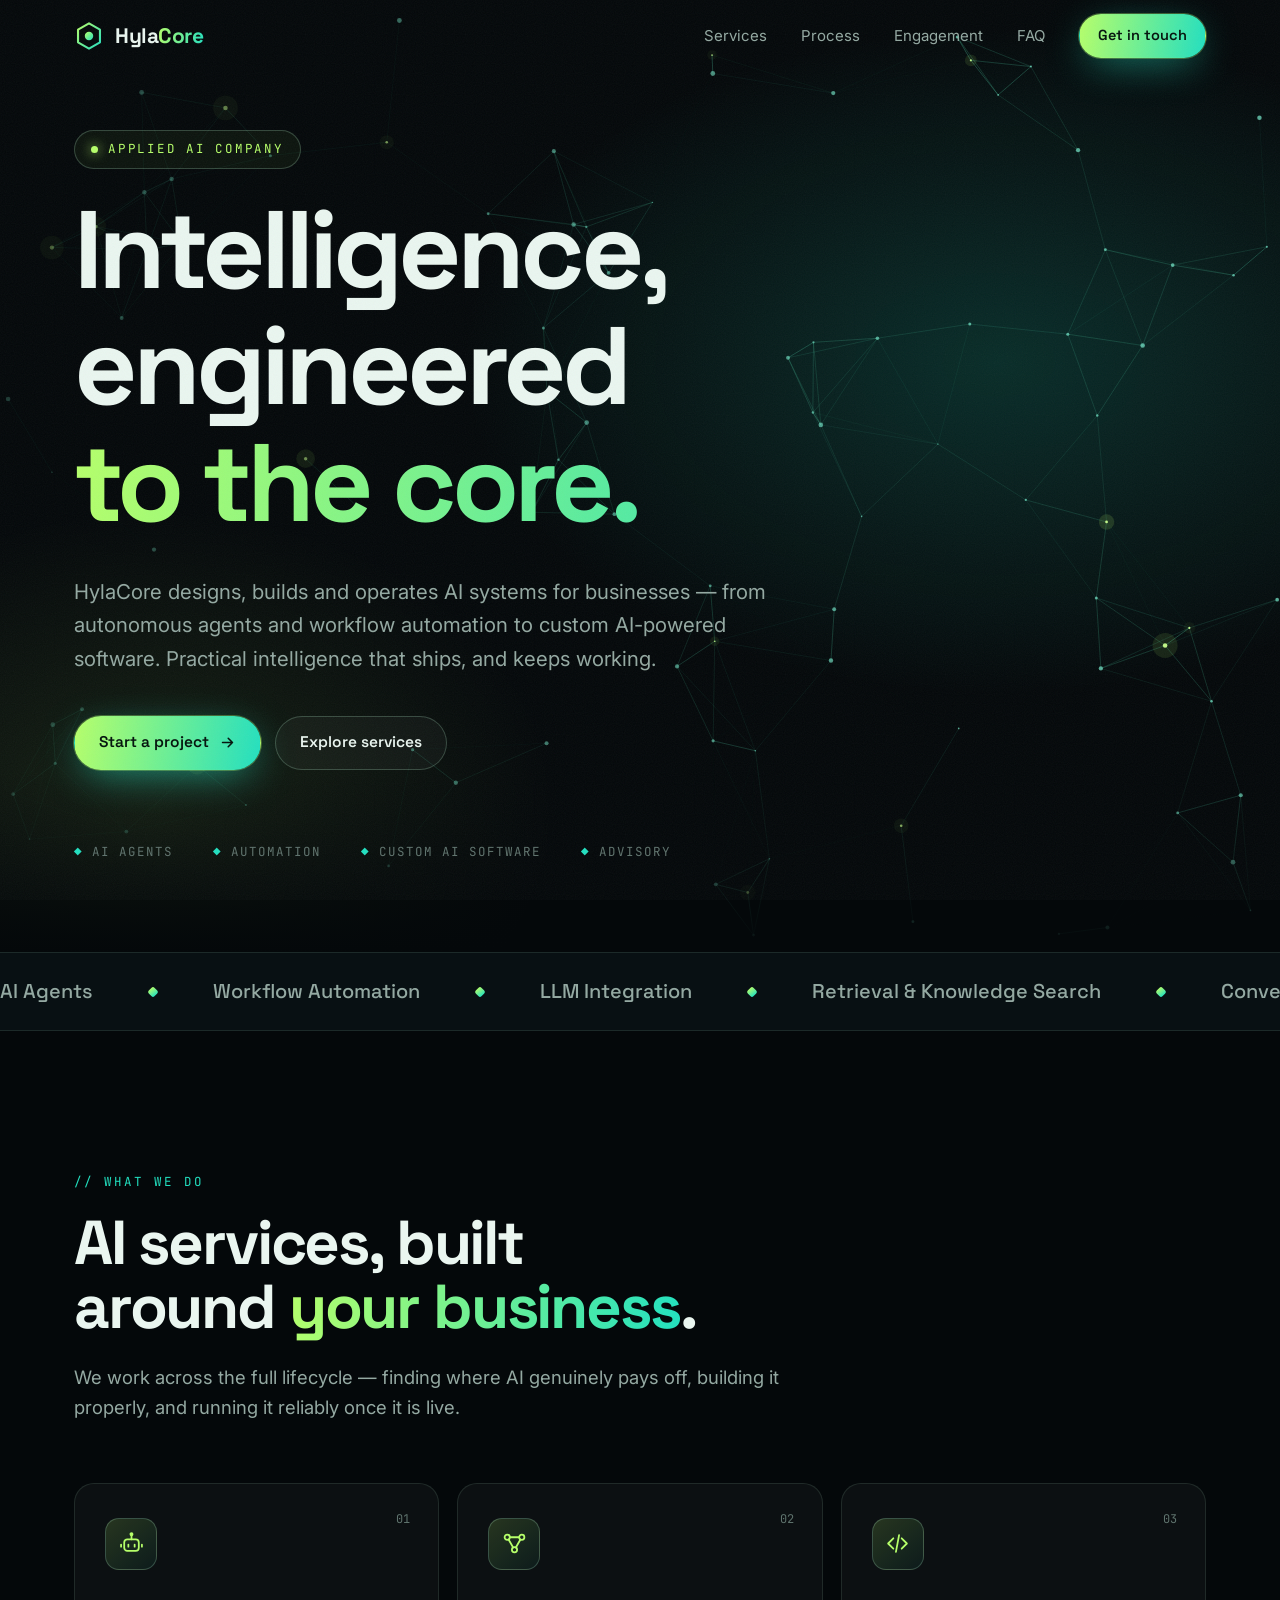
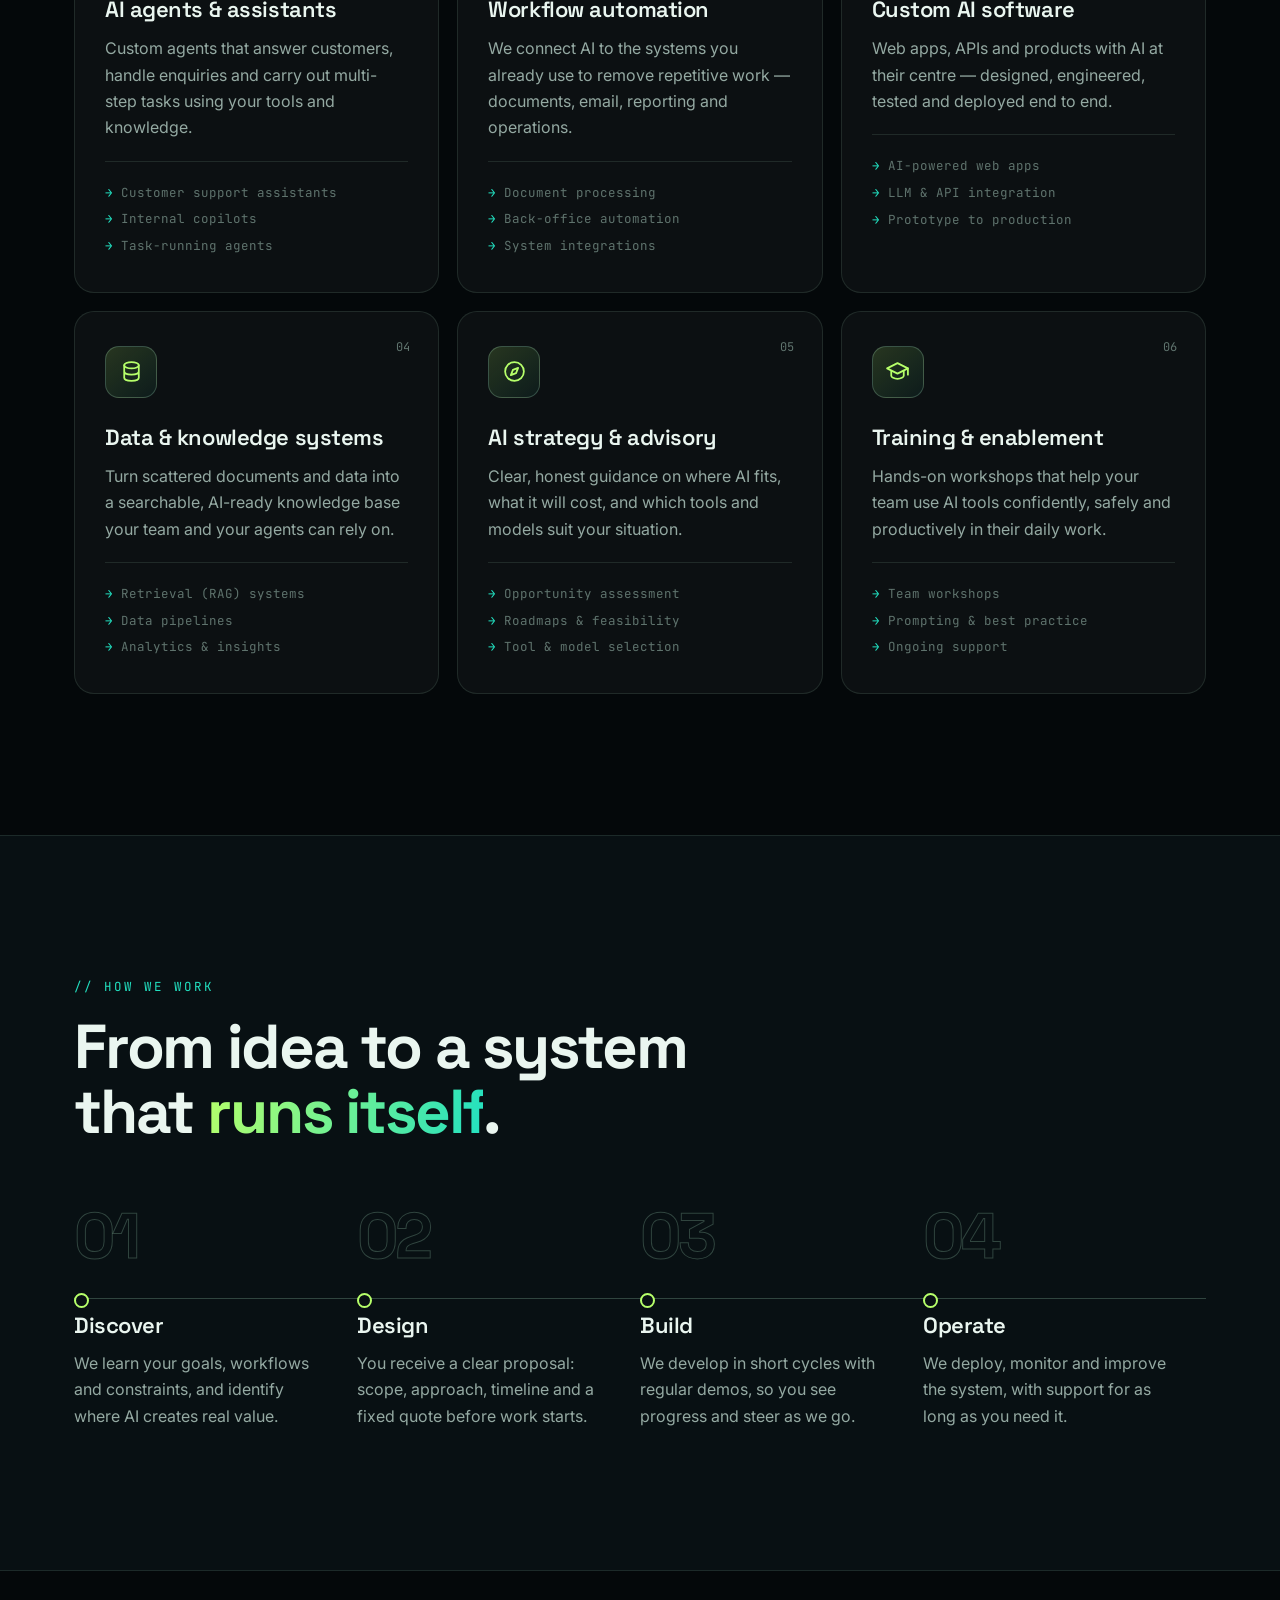
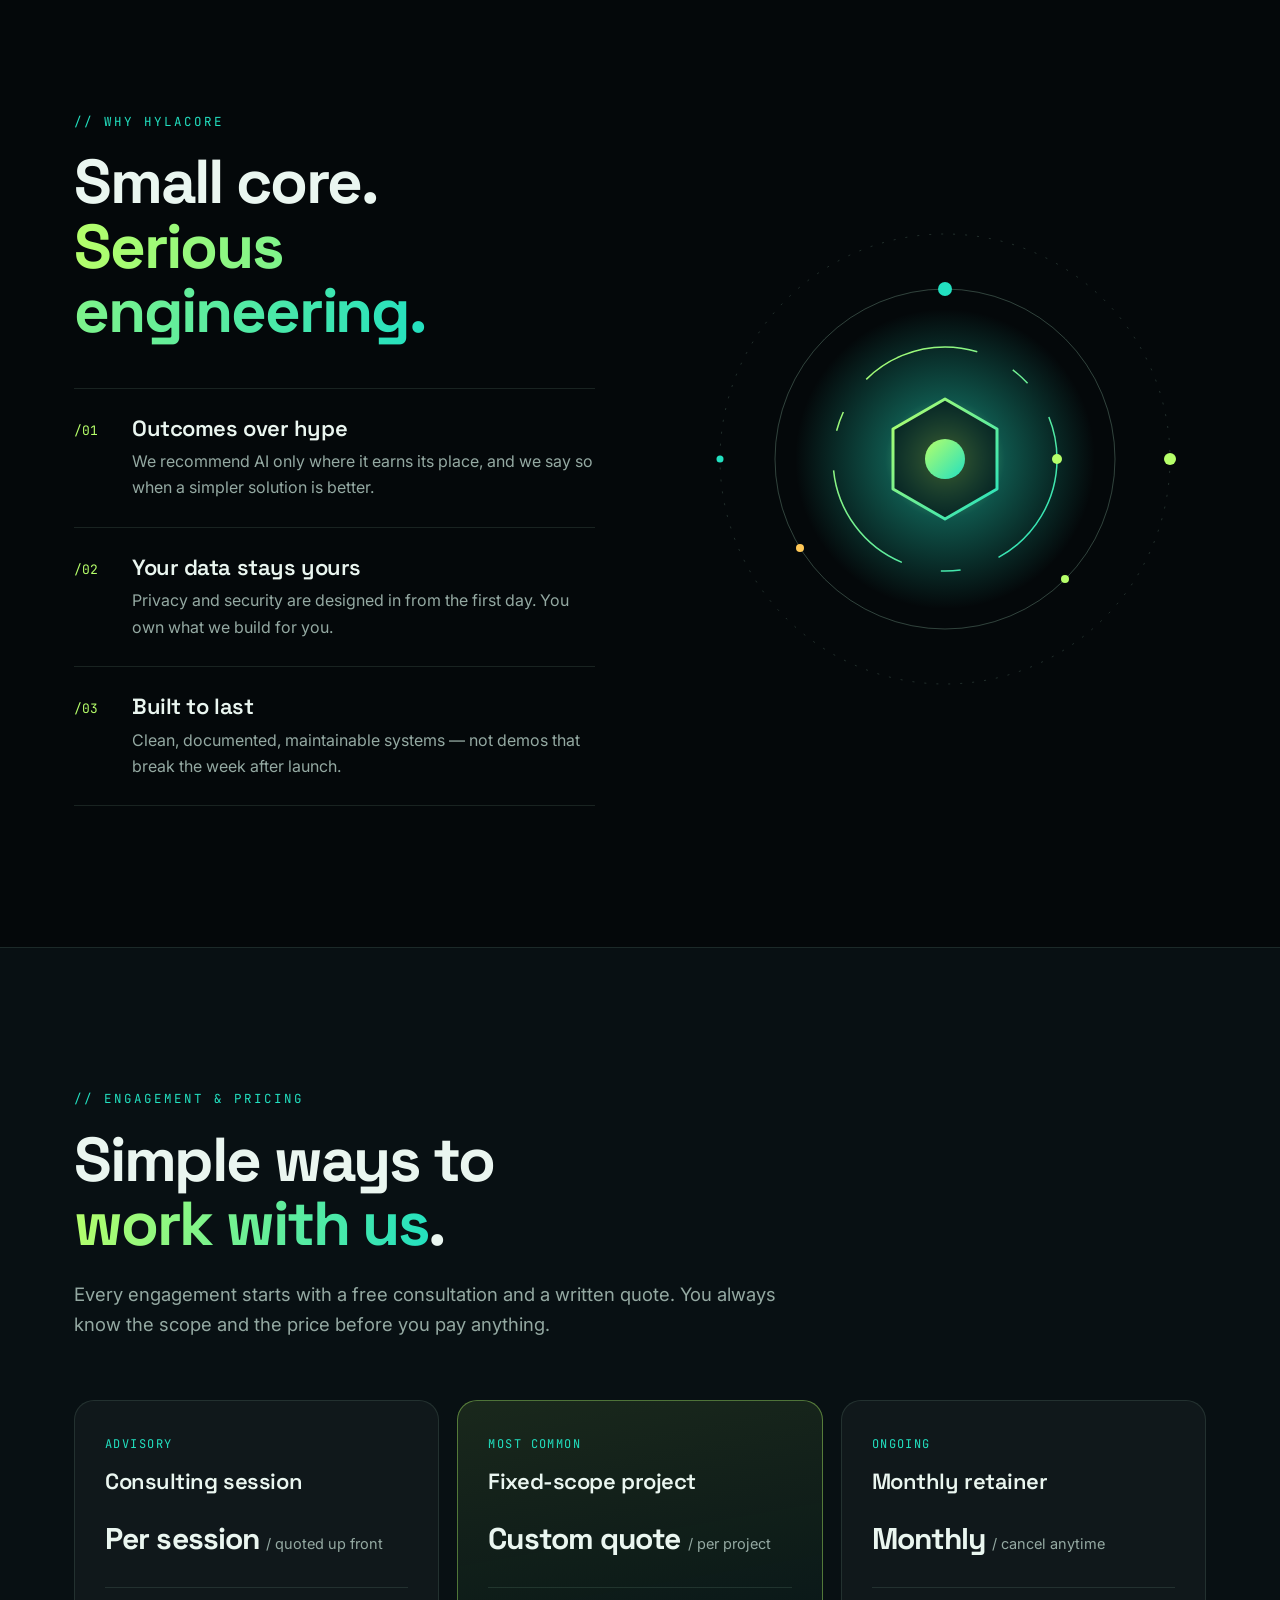
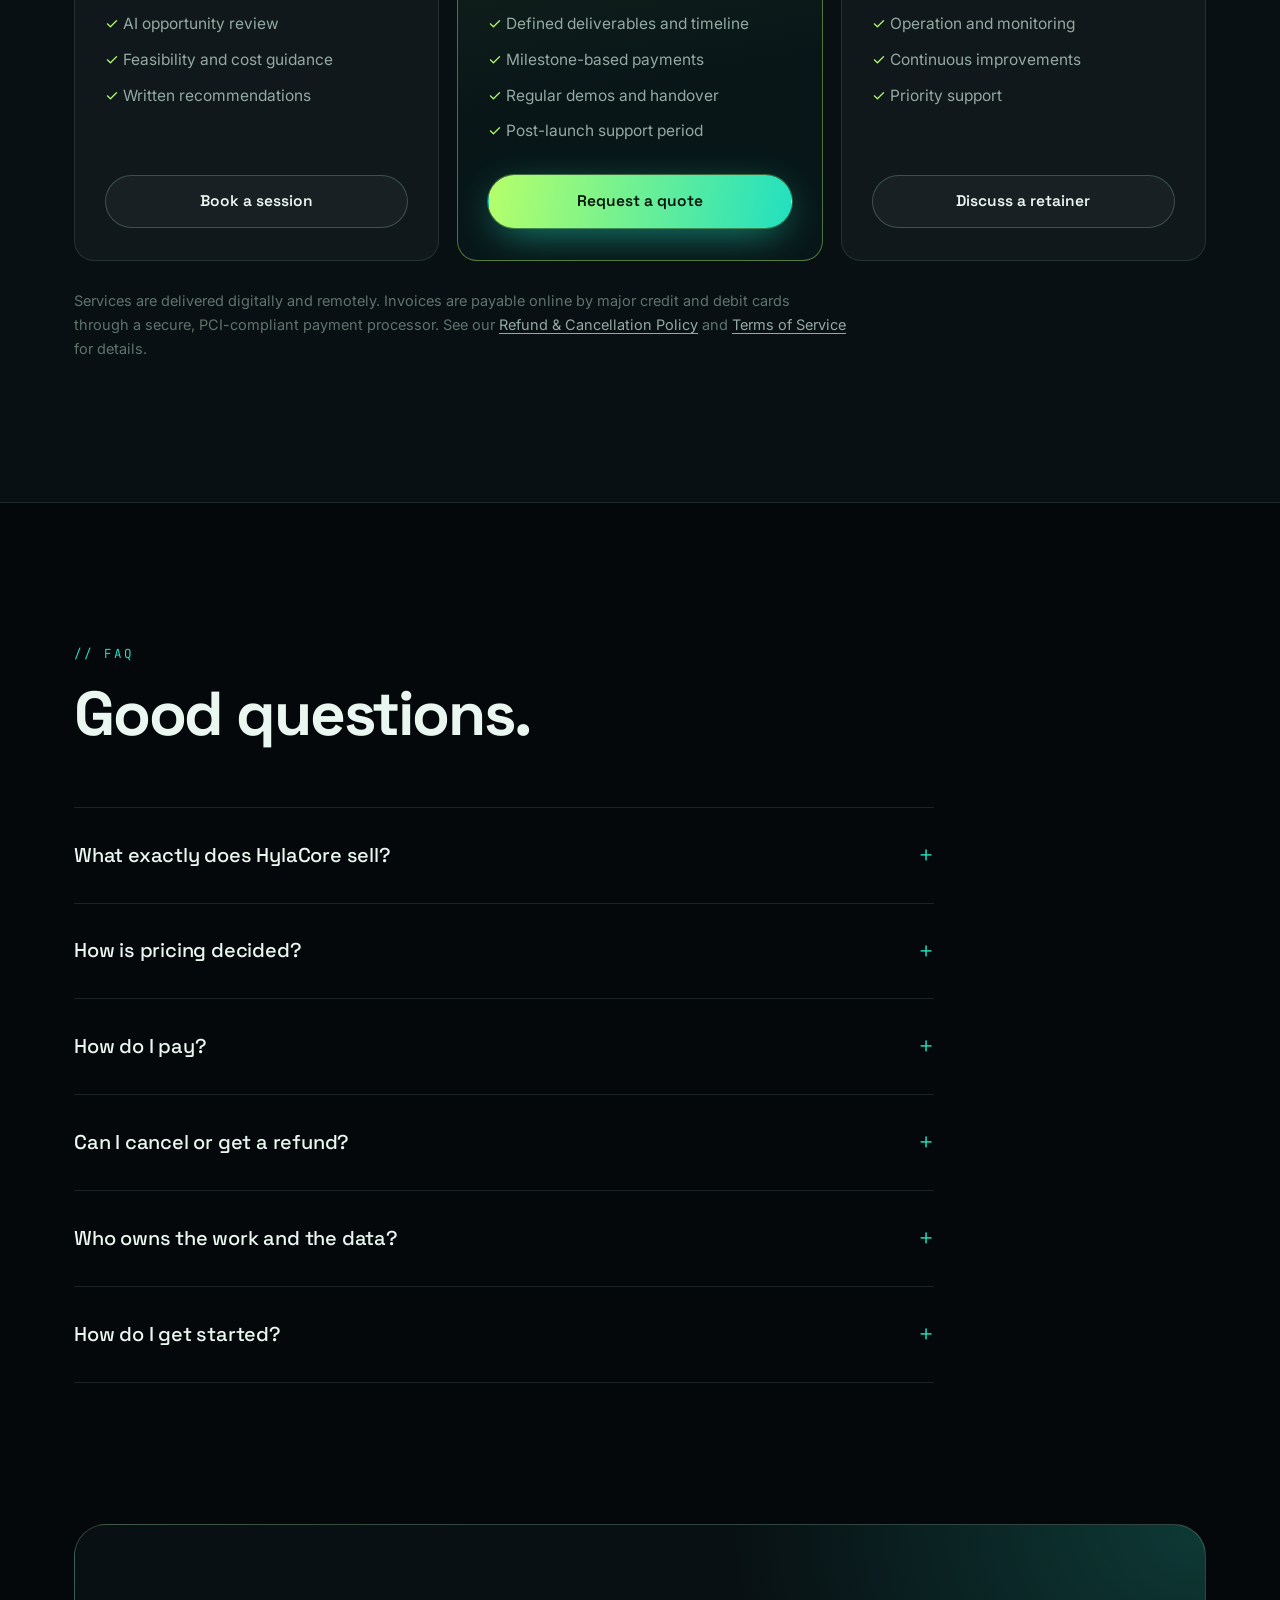
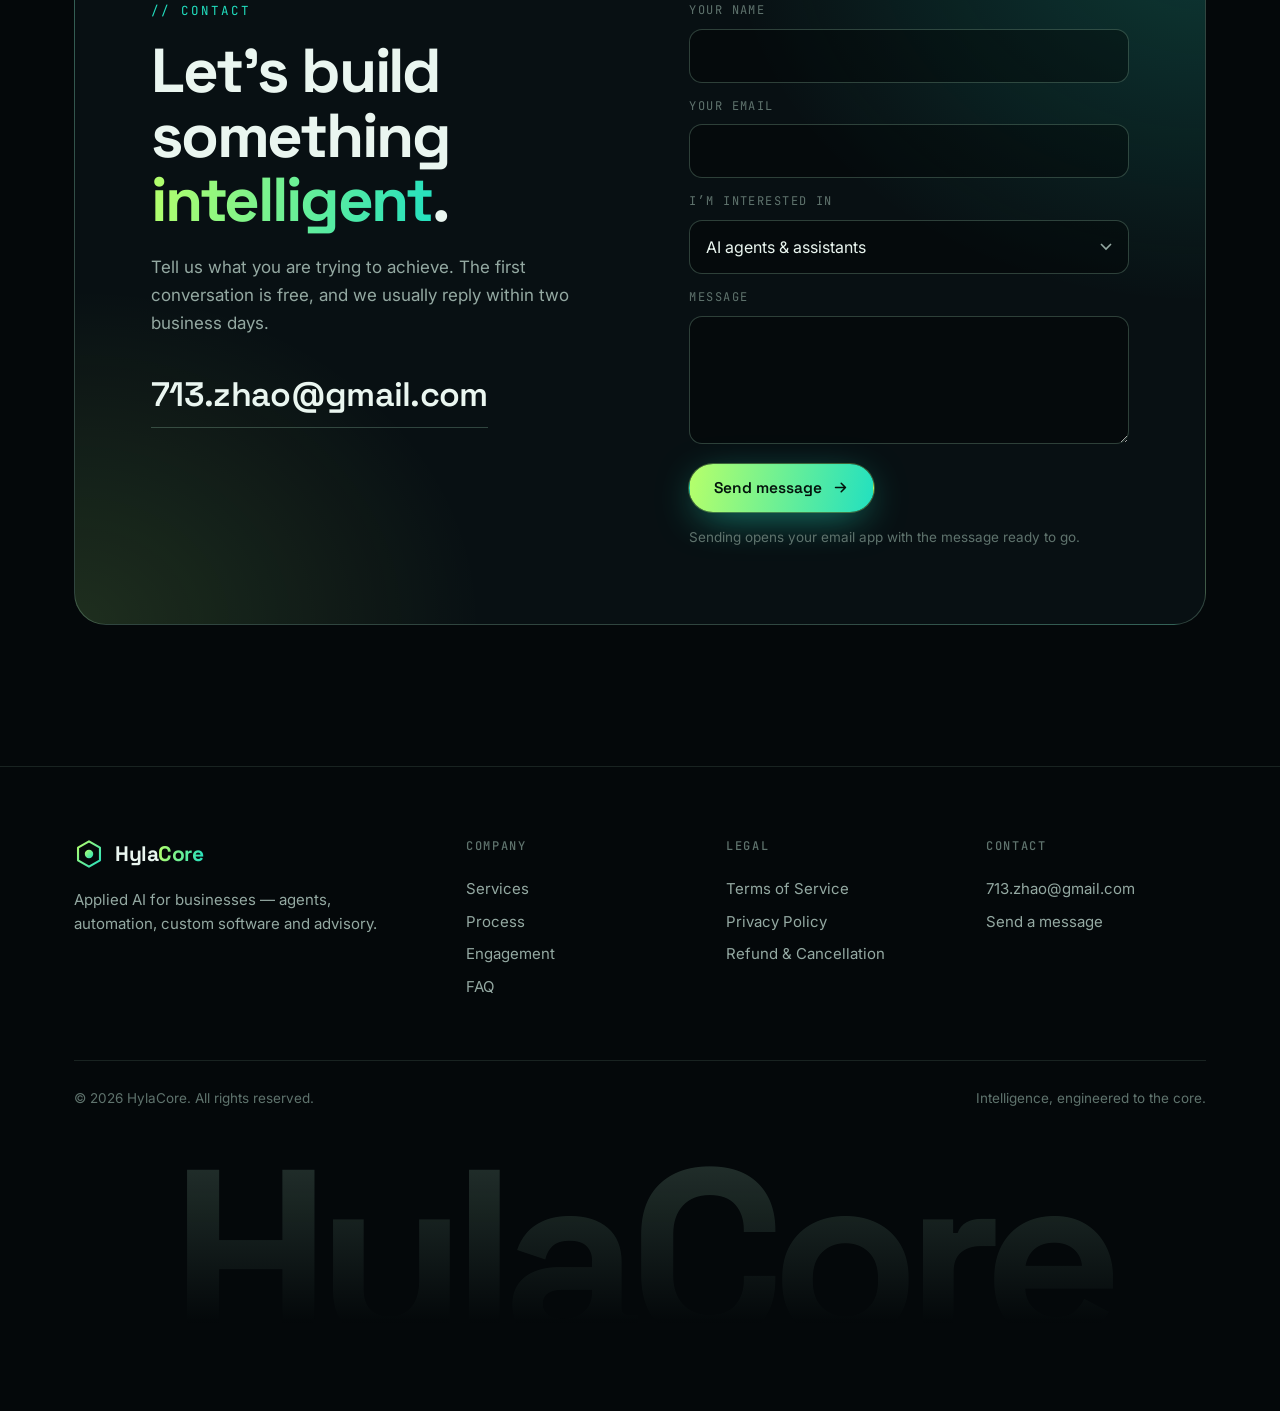
<file: index.html>
<!doctype html>
<html lang="en">
<head>
<meta charset="utf-8">
<meta name="viewport" content="width=device-width, initial-scale=1">
<title>HylaCore — Applied AI, engineered to the core</title>
<meta name="description" content="HylaCore is an applied AI company. We design, build and operate AI agents, automation, custom AI software and data systems for businesses.">
<meta name="theme-color" content="#04080a">
<meta property="og:title" content="HylaCore — Applied AI, engineered to the core">
<meta property="og:description" content="AI agents, automation, custom AI software and advisory for businesses.">
<meta property="og:type" content="website">
<meta property="og:url" content="https://hylacore.pages.dev/">
<link rel="canonical" href="https://hylacore.pages.dev/">
<link rel="icon" href="favicon.svg" type="image/svg+xml">
<link rel="preconnect" href="https://fonts.googleapis.com">
<link rel="preconnect" href="https://fonts.gstatic.com" crossorigin>
<link href="https://fonts.googleapis.com/css2?family=Inter:wght@400;500;600&family=JetBrains+Mono:wght@400;500&family=Space+Grotesk:wght@500;600;700&display=swap" rel="stylesheet">
<link rel="stylesheet" href="styles.css">
</head>
<body>

<header class="nav">
  <div class="wrap">
    <a class="brand" href="#top" aria-label="HylaCore home">
      <svg viewBox="0 0 64 64" aria-hidden="true"><defs><linearGradient id="lg" x1="0" y1="0" x2="1" y2="1"><stop offset="0" stop-color="#b6ff6a"/><stop offset="1" stop-color="#22e0c0"/></linearGradient></defs><path d="M32 5 55.4 18.500v27L32 59 8.6 45.500v-27z" fill="none" stroke="url(#lg)" stroke-width="4.5" stroke-linejoin="round"/><circle cx="32" cy="32" r="9" fill="url(#lg)"/></svg>
      <span>Hyla<b>Core</b></span>
    </a>
    <button class="burger" aria-label="Menu" aria-expanded="false" aria-controls="menu"><span></span><span></span><span></span></button>
    <nav class="nav-links" id="menu">
      <a href="#services">Services</a>
      <a href="#process">Process</a>
      <a href="#engage">Engagement</a>
      <a href="#faq">FAQ</a>
      <a class="btn btn-primary btn-sm" href="#contact">Get in touch</a>
    </nav>
  </div>
</header>

<main id="top">

<section class="hero">
  <canvas id="net" aria-hidden="true"></canvas>
  <div class="wrap">
    <div class="eyebrow"><i></i>Applied AI company</div>
    <h1>
      <span class="line"><span>Intelligence,</span></span>
      <span class="line"><span>engineered</span></span>
      <span class="line"><span class="grad">to the core.</span></span>
    </h1>
    <p class="lede">HylaCore designs, builds and operates AI systems for businesses — from autonomous agents and workflow automation to custom AI-powered software. Practical intelligence that ships, and keeps working.</p>
    <div class="cta-row">
      <a class="btn btn-primary" href="#contact">Start a project <svg viewBox="0 0 24 24" fill="none" stroke="currentColor" stroke-width="2.2" stroke-linecap="round" stroke-linejoin="round"><path d="M5 12h14M13 6l6 6-6 6"/></svg></a>
      <a class="btn" href="#services">Explore services</a>
    </div>
    <div class="hero-meta">
      <span>AI agents</span><span>Automation</span><span>Custom AI software</span><span>Advisory</span>
    </div>
  </div>
</section>

<div class="marquee" aria-hidden="true">
  <div class="marquee-track">
    <span>AI Agents</span><span>Workflow Automation</span><span>LLM Integration</span><span>Retrieval &amp; Knowledge Search</span><span>Conversational Assistants</span><span>Data Pipelines</span><span>AI Strategy</span><span>Team Training</span>
    <span>AI Agents</span><span>Workflow Automation</span><span>LLM Integration</span><span>Retrieval &amp; Knowledge Search</span><span>Conversational Assistants</span><span>Data Pipelines</span><span>AI Strategy</span><span>Team Training</span>
  </div>
</div>

<section class="sec" id="services">
  <div class="wrap">
    <div class="sec-head rv">
      <div class="kicker">// What we do</div>
      <h2>AI services, built around <span class="grad">your business</span>.</h2>
      <p>We work across the full lifecycle — finding where AI genuinely pays off, building it properly, and running it reliably once it is live.</p>
    </div>
    <div class="grid g3">
      <article class="card rv">
        <span class="num">01</span>
        <div class="ico"><svg viewBox="0 0 24 24" fill="none" stroke="currentColor" stroke-width="1.7" stroke-linecap="round" stroke-linejoin="round"><rect x="5" y="8" width="14" height="11" rx="3"/><path d="M12 8V4M9 13v2M15 13v2M2 13v2M22 13v2"/><circle cx="12" cy="3" r="1"/></svg></div>
        <h3>AI agents &amp; assistants</h3>
        <p>Custom agents that answer customers, handle enquiries and carry out multi-step tasks using your tools and knowledge.</p>
        <ul><li>Customer support assistants</li><li>Internal copilots</li><li>Task-running agents</li></ul>
      </article>
      <article class="card rv" style="--d:.08s">
        <span class="num">02</span>
        <div class="ico"><svg viewBox="0 0 24 24" fill="none" stroke="currentColor" stroke-width="1.7" stroke-linecap="round" stroke-linejoin="round"><circle cx="5" cy="6" r="2.5"/><circle cx="19" cy="6" r="2.5"/><circle cx="12" cy="18" r="2.5"/><path d="M7.5 6h9M6.3 8.200l4.4 7.600M17.7 8.200l-4.4 7.6"/></svg></div>
        <h3>Workflow automation</h3>
        <p>We connect AI to the systems you already use to remove repetitive work — documents, email, reporting and operations.</p>
        <ul><li>Document processing</li><li>Back-office automation</li><li>System integrations</li></ul>
      </article>
      <article class="card rv" style="--d:.16s">
        <span class="num">03</span>
        <div class="ico"><svg viewBox="0 0 24 24" fill="none" stroke="currentColor" stroke-width="1.7" stroke-linecap="round" stroke-linejoin="round"><path d="M8 7 3 12l5 5M16 7l5 5-5 5M13.5 4l-3 16"/></svg></div>
        <h3>Custom AI software</h3>
        <p>Web apps, APIs and products with AI at their centre — designed, engineered, tested and deployed end to end.</p>
        <ul><li>AI-powered web apps</li><li>LLM &amp; API integration</li><li>Prototype to production</li></ul>
      </article>
      <article class="card rv">
        <span class="num">04</span>
        <div class="ico"><svg viewBox="0 0 24 24" fill="none" stroke="currentColor" stroke-width="1.7" stroke-linecap="round" stroke-linejoin="round"><ellipse cx="12" cy="6" rx="7" ry="3"/><path d="M5 6v6c0 1.7 3.1 3 7 3s7-1.3 7-3V6M5 12v6c0 1.7 3.1 3 7 3s7-1.3 7-3v-6"/></svg></div>
        <h3>Data &amp; knowledge systems</h3>
        <p>Turn scattered documents and data into a searchable, AI-ready knowledge base your team and your agents can rely on.</p>
        <ul><li>Retrieval (RAG) systems</li><li>Data pipelines</li><li>Analytics &amp; insights</li></ul>
      </article>
      <article class="card rv" style="--d:.08s">
        <span class="num">05</span>
        <div class="ico"><svg viewBox="0 0 24 24" fill="none" stroke="currentColor" stroke-width="1.7" stroke-linecap="round" stroke-linejoin="round"><circle cx="12" cy="12" r="9"/><path d="m15.5 8.5-2 5-5 2 2-5z"/></svg></div>
        <h3>AI strategy &amp; advisory</h3>
        <p>Clear, honest guidance on where AI fits, what it will cost, and which tools and models suit your situation.</p>
        <ul><li>Opportunity assessment</li><li>Roadmaps &amp; feasibility</li><li>Tool &amp; model selection</li></ul>
      </article>
      <article class="card rv" style="--d:.16s">
        <span class="num">06</span>
        <div class="ico"><svg viewBox="0 0 24 24" fill="none" stroke="currentColor" stroke-width="1.7" stroke-linecap="round" stroke-linejoin="round"><path d="m2 9 10-5 10 5-10 5z"/><path d="M6 11.500V16c0 1.4 2.7 3 6 3s6-1.6 6-3v-4.500M22 9v6"/></svg></div>
        <h3>Training &amp; enablement</h3>
        <p>Hands-on workshops that help your team use AI tools confidently, safely and productively in their daily work.</p>
        <ul><li>Team workshops</li><li>Prompting &amp; best practice</li><li>Ongoing support</li></ul>
      </article>
    </div>
  </div>
</section>

<section class="sec band" id="process">
  <div class="wrap">
    <div class="sec-head rv">
      <div class="kicker">// How we work</div>
      <h2>From idea to a system that <span class="grad">runs itself</span>.</h2>
    </div>
    <div class="steps">
      <div class="step rv"><h3>Discover</h3><p>We learn your goals, workflows and constraints, and identify where AI creates real value.</p></div>
      <div class="step rv" style="--d:.08s"><h3>Design</h3><p>You receive a clear proposal: scope, approach, timeline and a fixed quote before work starts.</p></div>
      <div class="step rv" style="--d:.16s"><h3>Build</h3><p>We develop in short cycles with regular demos, so you see progress and steer as we go.</p></div>
      <div class="step rv" style="--d:.24s"><h3>Operate</h3><p>We deploy, monitor and improve the system, with support for as long as you need it.</p></div>
    </div>
  </div>
</section>

<section class="sec" id="principles">
  <div class="wrap split">
    <div class="rv">
      <div class="kicker">// Why HylaCore</div>
      <h2>Small core. <span class="grad">Serious engineering.</span></h2>
      <ul class="plist" style="margin-top:44px">
        <li><span class="n">/01</span><h3>Outcomes over hype</h3><p>We recommend AI only where it earns its place, and we say so when a simpler solution is better.</p></li>
        <li><span class="n">/02</span><h3>Your data stays yours</h3><p>Privacy and security are designed in from the first day. You own what we build for you.</p></li>
        <li><span class="n">/03</span><h3>Built to last</h3><p>Clean, documented, maintainable systems — not demos that break the week after launch.</p></li>
      </ul>
    </div>
    <div class="orb-box rv" style="--d:.15s" aria-hidden="true">
      <svg viewBox="0 0 500 500" fill="none">
        <defs>
          <radialGradient id="cg"><stop offset="0" stop-color="#b6ff6a" stop-opacity=".9"/><stop offset=".4" stop-color="#22e0c0" stop-opacity=".35"/><stop offset="1" stop-color="#22e0c0" stop-opacity="0"/></radialGradient>
          <linearGradient id="sg" x1="0" y1="0" x2="1" y2="1"><stop offset="0" stop-color="#b6ff6a"/><stop offset="1" stop-color="#22e0c0"/></linearGradient>
        </defs>
        <circle class="core-glow" cx="250" cy="250" r="150" fill="url(#cg)"/>
        <g class="spin"><circle cx="250" cy="250" r="225" stroke="rgba(190,255,220,.16)" stroke-dasharray="2 10"/><circle cx="475" cy="250" r="6" fill="#b6ff6a"/><circle cx="25" cy="250" r="3.5" fill="#22e0c0"/></g>
        <g class="spin rev"><circle cx="250" cy="250" r="170" stroke="rgba(190,255,220,.24)"/><circle cx="250" cy="80" r="7" fill="#22e0c0"/><circle cx="370" cy="370" r="4" fill="#b6ff6a"/><circle cx="105" cy="339" r="4" fill="#ffc857"/></g>
        <g class="spin fast"><circle cx="250" cy="250" r="112" stroke="url(#sg)" stroke-width="1.5" stroke-dasharray="120 40 20 40"/><circle cx="362" cy="250" r="5" fill="#b6ff6a"/></g>
        <path d="M250 190 302 220v60l-52 30-52-30v-60z" stroke="url(#sg)" stroke-width="3" stroke-linejoin="round" fill="rgba(4,8,10,.6)"/>
        <circle cx="250" cy="250" r="20" fill="url(#sg)"/>
      </svg>
    </div>
  </div>
</section>

<section class="sec band" id="engage">
  <div class="wrap">
    <div class="sec-head rv">
      <div class="kicker">// Engagement &amp; pricing</div>
      <h2>Simple ways to <span class="grad">work with us</span>.</h2>
      <p>Every engagement starts with a free consultation and a written quote. You always know the scope and the price before you pay anything.</p>
    </div>
    <div class="grid plans">
      <article class="card plan rv">
        <div class="tag">Advisory</div>
        <h3>Consulting session</h3>
        <div class="price">Per session <small>/ quoted up front</small></div>
        <ul><li>AI opportunity review</li><li>Feasibility and cost guidance</li><li>Written recommendations</li></ul>
        <a class="btn" href="#contact">Book a session</a>
      </article>
      <article class="card plan feature rv" style="--d:.08s">
        <div class="tag">Most common</div>
        <h3>Fixed-scope project</h3>
        <div class="price">Custom quote <small>/ per project</small></div>
        <ul><li>Defined deliverables and timeline</li><li>Milestone-based payments</li><li>Regular demos and handover</li><li>Post-launch support period</li></ul>
        <a class="btn btn-primary" href="#contact">Request a quote</a>
      </article>
      <article class="card plan rv" style="--d:.16s">
        <div class="tag">Ongoing</div>
        <h3>Monthly retainer</h3>
        <div class="price">Monthly <small>/ cancel anytime</small></div>
        <ul><li>Operation and monitoring</li><li>Continuous improvements</li><li>Priority support</li></ul>
        <a class="btn" href="#contact">Discuss a retainer</a>
      </article>
    </div>
    <p class="note rv">Services are delivered digitally and remotely. Invoices are payable online by major credit and debit cards through a secure, PCI-compliant payment processor. See our <a href="refund.html">Refund &amp; Cancellation Policy</a> and <a href="terms.html">Terms of Service</a> for details.</p>
  </div>
</section>

<section class="sec" id="faq">
  <div class="wrap">
    <div class="sec-head rv">
      <div class="kicker">// FAQ</div>
      <h2>Good questions.</h2>
    </div>
    <div class="faq rv">
      <details><summary>What exactly does HylaCore sell?</summary><p>Professional AI services: consulting, the design and development of custom AI software, agents and automation, and ongoing operation and support of those systems. All services are delivered digitally.</p></details>
      <details><summary>How is pricing decided?</summary><p>After a free initial conversation we send a written quote covering scope, deliverables, timeline and price. Projects are billed by milestone; retainers are billed monthly in advance. Nothing is charged before you accept a quote.</p></details>
      <details><summary>How do I pay?</summary><p>We issue an invoice or payment link and you pay online by credit or debit card. Card details are handled entirely by our payment processor and are never stored on our systems.</p></details>
      <details><summary>Can I cancel or get a refund?</summary><p>Yes. Retainers can be cancelled at any time before the next billing date, and unstarted work is refundable. The full details are in our <a href="refund.html">Refund &amp; Cancellation Policy</a>.</p></details>
      <details><summary>Who owns the work and the data?</summary><p>You do. Once an invoice is paid in full, the deliverables created for you are yours, and your data is used only to deliver your project. See our <a href="privacy.html">Privacy Policy</a>.</p></details>
      <details><summary>How do I get started?</summary><p>Send us a short message describing what you would like to achieve. We reply by email, usually within two business days.</p></details>
    </div>
  </div>
</section>

<section id="contact">
  <div class="wrap">
    <div class="contact-card rv">
      <div class="contact-grid">
        <div>
          <div class="kicker">// Contact</div>
          <h2>Let’s build something <span class="grad">intelligent</span>.</h2>
          <p class="sub">Tell us what you are trying to achieve. The first conversation is free, and we usually reply within two business days.</p>
          <a class="mail" data-email data-email-text href="#"></a>
          <div data-if-socials hidden>
            <div class="social-label">Or reach us on</div>
            <div class="socials" data-socials></div>
          </div>
        </div>
        <form id="contact-form">
          <label>Your name<input name="name" type="text" autocomplete="name" required></label>
          <label>Your email<input name="email" type="email" autocomplete="email" required></label>
          <label>I’m interested in
            <select name="topic">
              <option>AI agents &amp; assistants</option>
              <option>Workflow automation</option>
              <option>Custom AI software</option>
              <option>Data &amp; knowledge systems</option>
              <option>Strategy &amp; advisory</option>
              <option>Training</option>
              <option>Something else</option>
            </select>
          </label>
          <label>Message<textarea name="message" required></textarea></label>
          <button class="btn btn-primary" type="submit">Send message <svg viewBox="0 0 24 24" fill="none" stroke="currentColor" stroke-width="2.2" stroke-linecap="round" stroke-linejoin="round"><path d="M5 12h14M13 6l6 6-6 6"/></svg></button>
          <p class="form-hint">Sending opens your email app with the message ready to go.</p>
        </form>
      </div>
    </div>
  </div>
</section>

</main>

<footer>
  <div class="wrap">
    <div class="foot">
      <div>
        <a class="brand" href="#top"><svg viewBox="0 0 64 64" aria-hidden="true"><path d="M32 5 55.4 18.500v27L32 59 8.6 45.500v-27z" fill="none" stroke="url(#lg)" stroke-width="4.5" stroke-linejoin="round"/><circle cx="32" cy="32" r="9" fill="url(#lg)"/></svg><span>Hyla<b>Core</b></span></a>
        <p>Applied AI for businesses — agents, automation, custom software and advisory.</p>
        <div class="socials icons" data-socials data-if-socials hidden style="margin-top:22px"></div>
      </div>
      <div><h4>Company</h4><ul><li><a href="#services">Services</a></li><li><a href="#process">Process</a></li><li><a href="#engage">Engagement</a></li><li><a href="#faq">FAQ</a></li></ul></div>
      <div><h4>Legal</h4><ul><li><a href="terms.html">Terms of Service</a></li><li><a href="privacy.html">Privacy Policy</a></li><li><a href="refund.html">Refund &amp; Cancellation</a></li></ul></div>
      <div><h4>Contact</h4><ul><li><a data-email data-email-text href="#"></a></li><li><a href="#contact">Send a message</a></li></ul></div>
    </div>
    <div class="foot-bottom"><span>© <span id="year">2026</span> HylaCore. All rights reserved.</span><span>Intelligence, engineered to the core.</span></div>
    <div class="wordmark" aria-hidden="true">HylaCore</div>
  </div>
</footer>

<script src="config.js"></script>
<script src="main.js"></script>
</body>
</html>
</file>
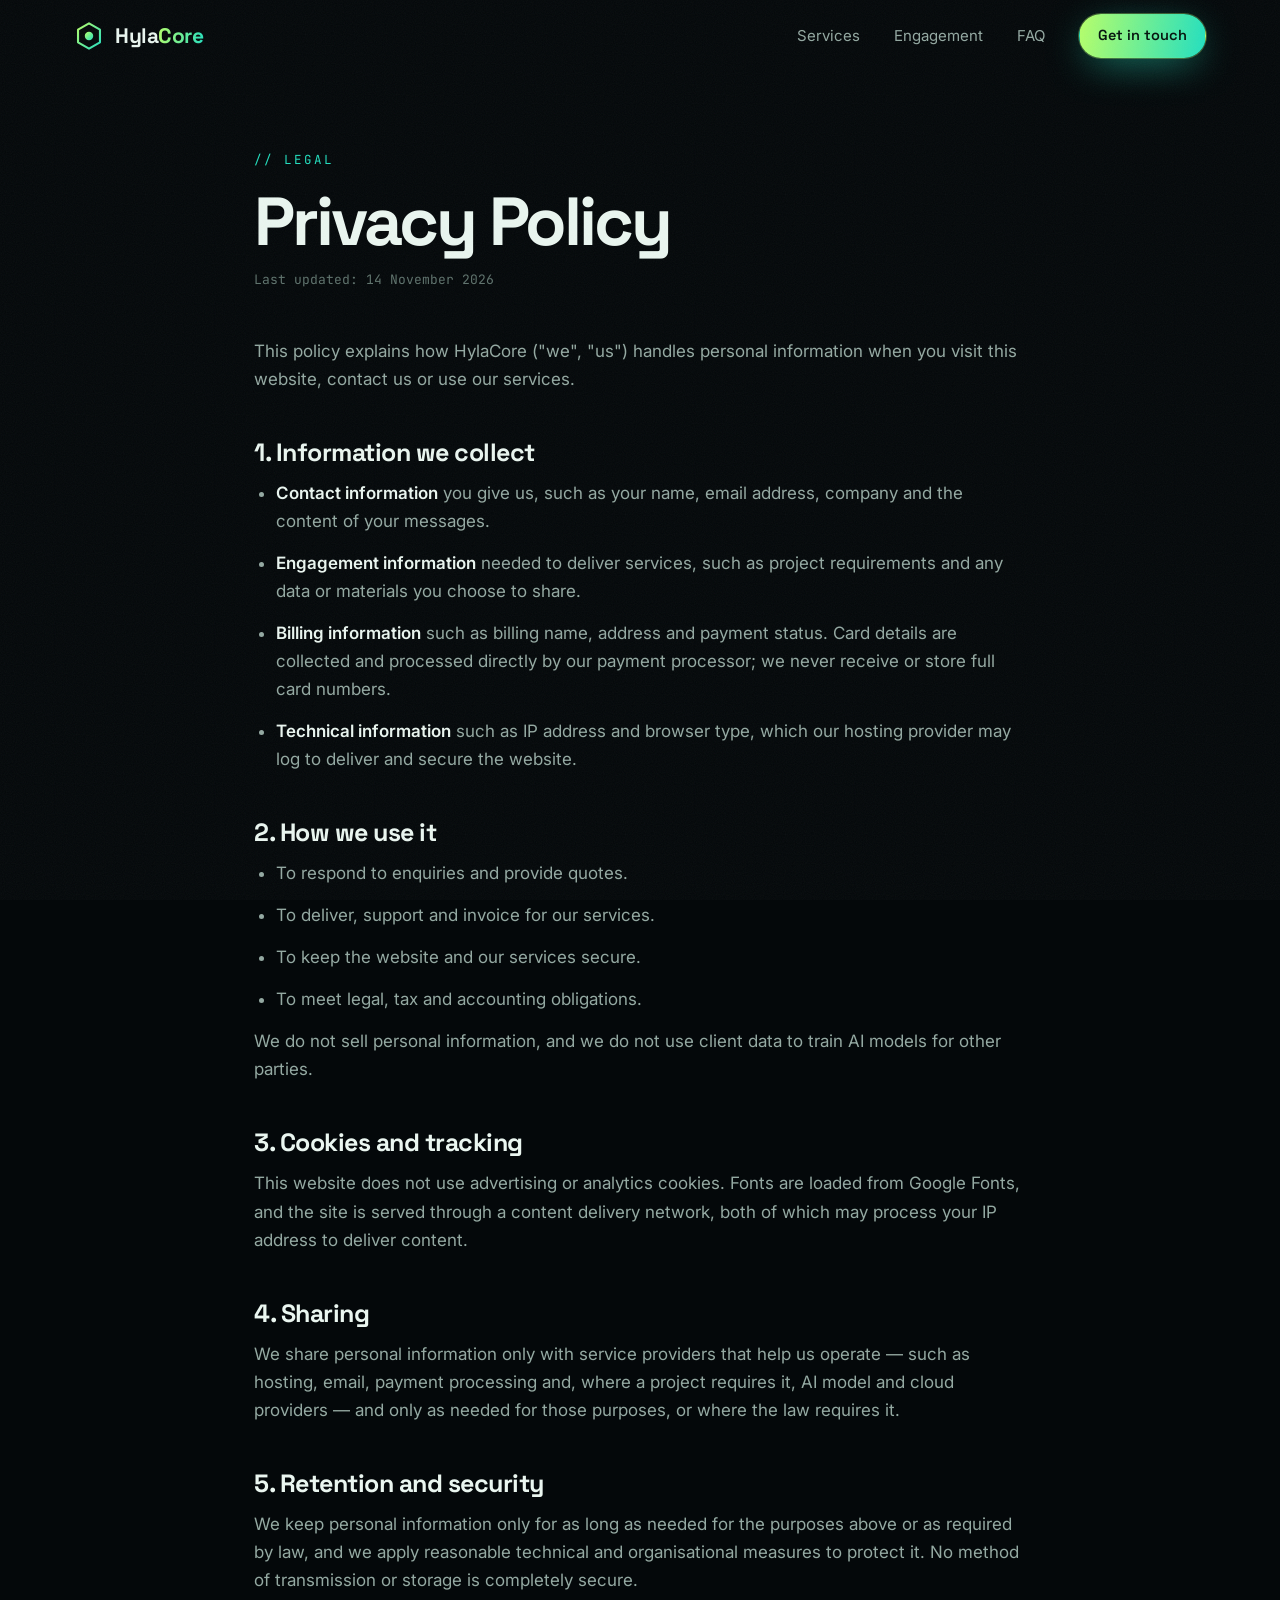
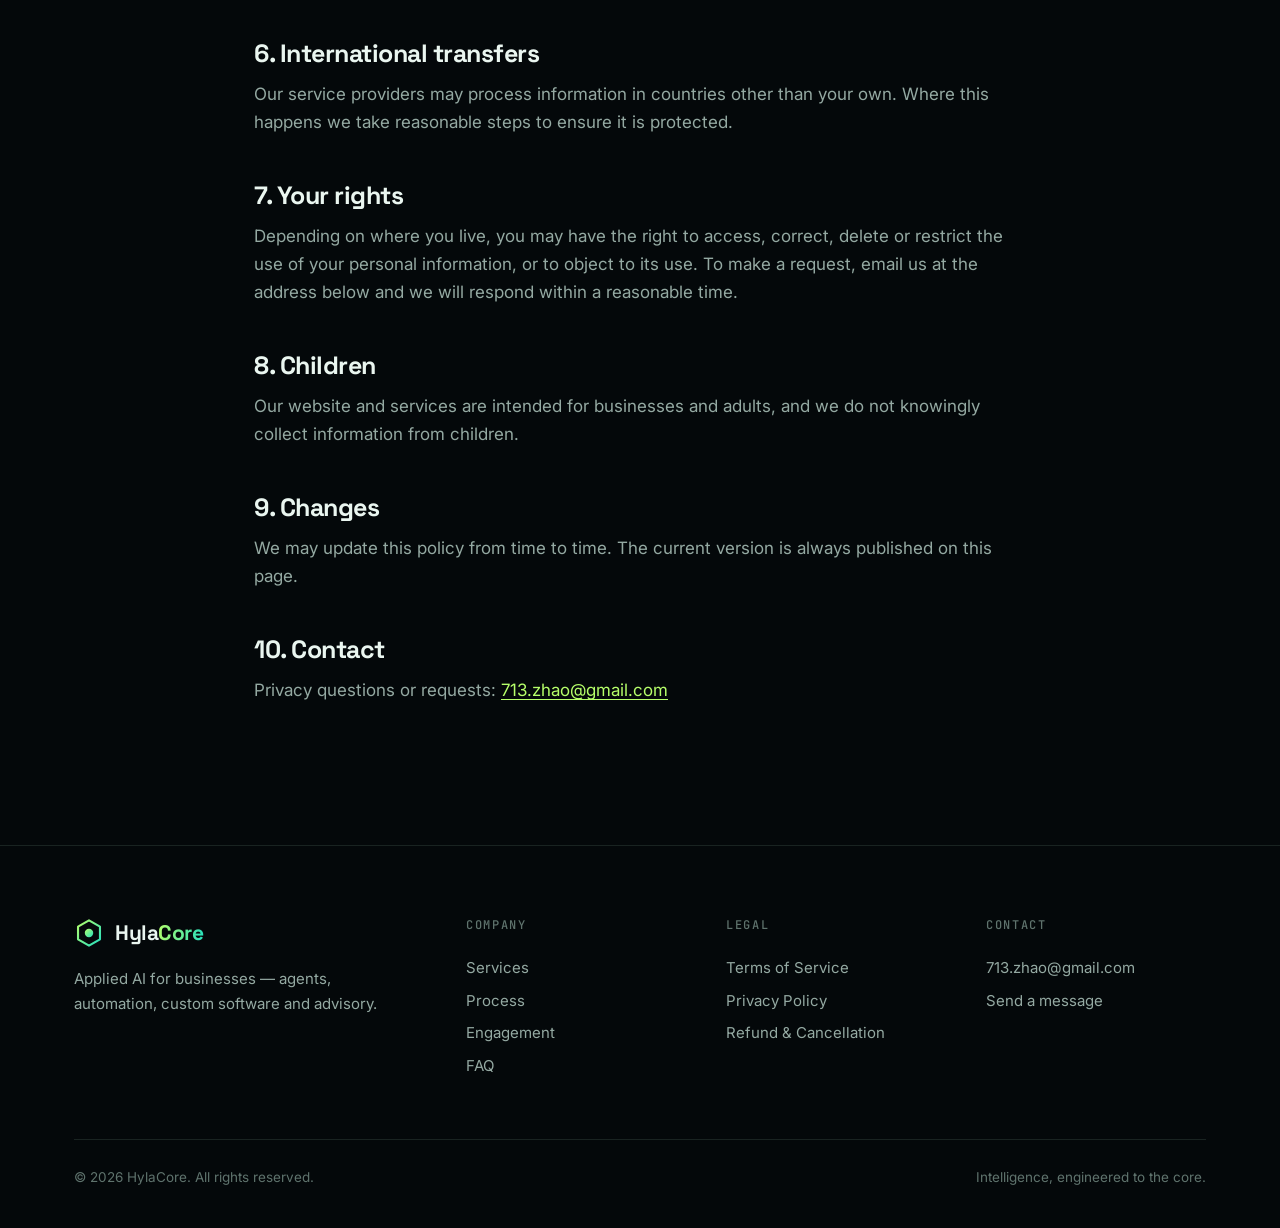
<file: privacy.html>
<!doctype html>
<html lang="en">
<head>
<meta charset="utf-8">
<meta name="viewport" content="width=device-width, initial-scale=1">
<title>Privacy Policy — HylaCore</title>
<meta name="description" content="How HylaCore collects, uses and protects personal information.">
<meta name="theme-color" content="#04080a">
<link rel="icon" href="favicon.svg" type="image/svg+xml">
<link rel="preconnect" href="https://fonts.googleapis.com">
<link rel="preconnect" href="https://fonts.gstatic.com" crossorigin>
<link href="https://fonts.googleapis.com/css2?family=Inter:wght@400;500;600&family=JetBrains+Mono:wght@400;500&family=Space+Grotesk:wght@500;600;700&display=swap" rel="stylesheet">
<link rel="stylesheet" href="styles.css">
</head>
<body>
<header class="nav">
  <div class="wrap">
    <a class="brand" href="./" aria-label="HylaCore home"><svg viewBox="0 0 64 64" aria-hidden="true"><defs><linearGradient id="lg" x1="0" y1="0" x2="1" y2="1"><stop offset="0" stop-color="#b6ff6a"/><stop offset="1" stop-color="#22e0c0"/></linearGradient></defs><path d="M32 5 55.4 18.5v27L32 59 8.6 45.5v-27z" fill="none" stroke="url(#lg)" stroke-width="4.500" stroke-linejoin="round"/><circle cx="32" cy="32" r="9" fill="url(#lg)"/></svg><span>Hyla<b>Core</b></span></a>
    <button class="burger" aria-label="Menu" aria-expanded="false" aria-controls="menu"><span></span><span></span><span></span></button>
    <nav class="nav-links" id="menu">
      <a href="./#services">Services</a>
      <a href="./#engage">Engagement</a>
      <a href="./#faq">FAQ</a>
      <a class="btn btn-primary btn-sm" href="./#contact">Get in touch</a>
    </nav>
  </div>
</header>
<main class="legal">
  <div class="wrap">
    <div class="kicker">// Legal</div>

<h1>Privacy Policy</h1><p class="updated">Last updated: 14 November 2026</p>
<p>This policy explains how HylaCore ("we", "us") handles personal information when you visit this website, contact us or use our services.</p>
<h2>1. Information we collect</h2>
<ul>
<li><strong>Contact information</strong> you give us, such as your name, email address, company and the content of your messages.</li>
<li><strong>Engagement information</strong> needed to deliver services, such as project requirements and any data or materials you choose to share.</li>
<li><strong>Billing information</strong> such as billing name, address and payment status. Card details are collected and processed directly by our payment processor; we never receive or store full card numbers.</li>
<li><strong>Technical information</strong> such as IP address and browser type, which our hosting provider may log to deliver and secure the website.</li>
</ul>
<h2>2. How we use it</h2>
<ul>
<li>To respond to enquiries and provide quotes.</li>
<li>To deliver, support and invoice for our services.</li>
<li>To keep the website and our services secure.</li>
<li>To meet legal, tax and accounting obligations.</li>
</ul>
<p>We do not sell personal information, and we do not use client data to train AI models for other parties.</p>
<h2>3. Cookies and tracking</h2>
<p>This website does not use advertising or analytics cookies. Fonts are loaded from Google Fonts, and the site is served through a content delivery network, both of which may process your IP address to deliver content.</p>
<h2>4. Sharing</h2>
<p>We share personal information only with service providers that help us operate — such as hosting, email, payment processing and, where a project requires it, AI model and cloud providers — and only as needed for those purposes, or where the law requires it.</p>
<h2>5. Retention and security</h2>
<p>We keep personal information only for as long as needed for the purposes above or as required by law, and we apply reasonable technical and organisational measures to protect it. No method of transmission or storage is completely secure.</p>
<h2>6. International transfers</h2>
<p>Our service providers may process information in countries other than your own. Where this happens we take reasonable steps to ensure it is protected.</p>
<h2>7. Your rights</h2>
<p>Depending on where you live, you may have the right to access, correct, delete or restrict the use of your personal information, or to object to its use. To make a request, email us at the address below and we will respond within a reasonable time.</p>
<h2>8. Children</h2>
<p>Our website and services are intended for businesses and adults, and we do not knowingly collect information from children.</p>
<h2>9. Changes</h2>
<p>We may update this policy from time to time. The current version is always published on this page.</p>
<h2>10. Contact</h2>
<p>Privacy questions or requests: <a data-email data-email-text href="#"></a></p>
  </div>
</main>
<footer>
  <div class="wrap">
    <div class="foot">
      <div>
        <a class="brand" href="./"><svg viewBox="0 0 64 64" aria-hidden="true"><path d="M32 5 55.4 18.5v27L32 59 8.6 45.5v-27z" fill="none" stroke="url(#lg)" stroke-width="4.500" stroke-linejoin="round"/><circle cx="32" cy="32" r="9" fill="url(#lg)"/></svg><span>Hyla<b>Core</b></span></a>
        <p>Applied AI for businesses — agents, automation, custom software and advisory.</p>
        <div class="socials icons" data-socials data-if-socials hidden style="margin-top:22px"></div>
      </div>
      <div><h4>Company</h4><ul><li><a href="./#services">Services</a></li><li><a href="./#process">Process</a></li><li><a href="./#engage">Engagement</a></li><li><a href="./#faq">FAQ</a></li></ul></div>
      <div><h4>Legal</h4><ul><li><a href="terms.html">Terms of Service</a></li><li><a href="privacy.html">Privacy Policy</a></li><li><a href="refund.html">Refund &amp; Cancellation</a></li></ul></div>
      <div><h4>Contact</h4><ul><li><a data-email data-email-text href="#"></a></li><li><a href="./#contact">Send a message</a></li></ul></div>
    </div>
    <div class="foot-bottom"><span>© <span id="year">2026</span> HylaCore. All rights reserved.</span><span>Intelligence, engineered to the core.</span></div>
  </div>
</footer>
<script src="config.js"></script>
<script src="main.js"></script>
</body>
</html>
</file>
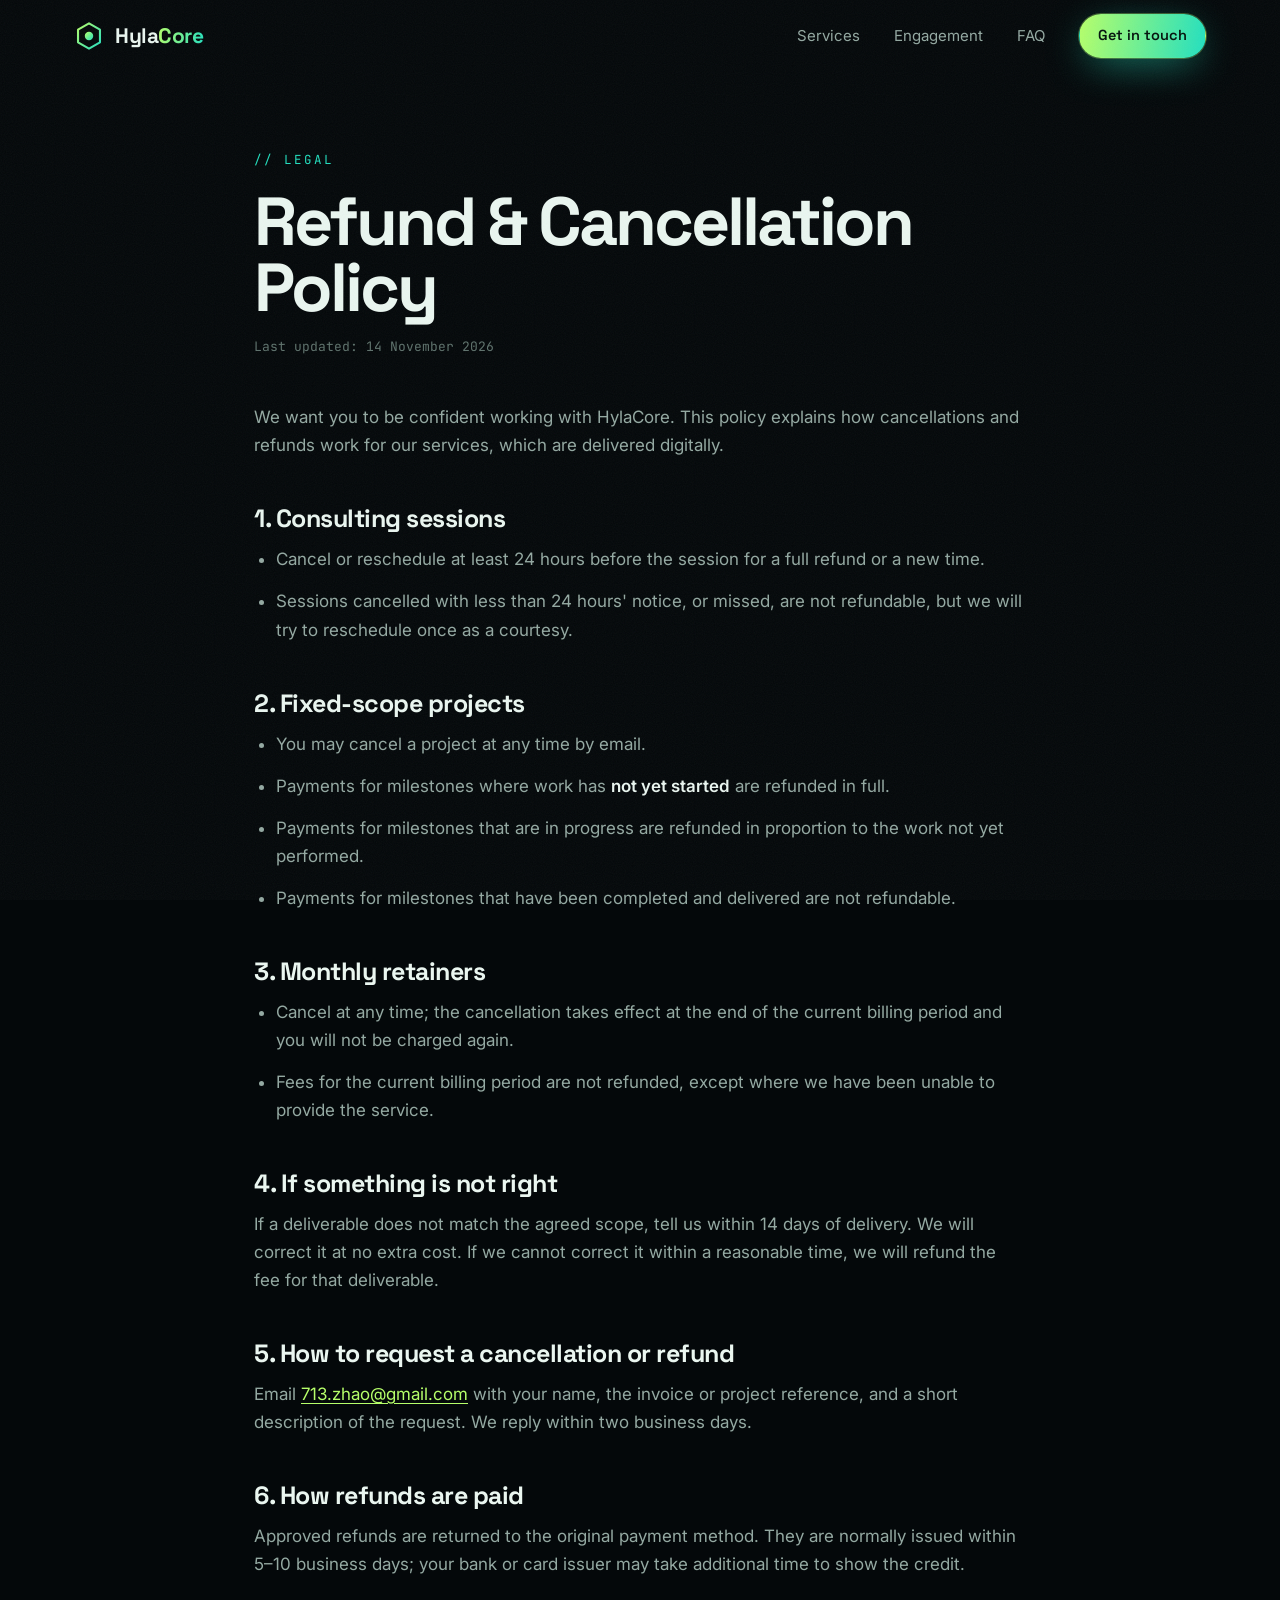
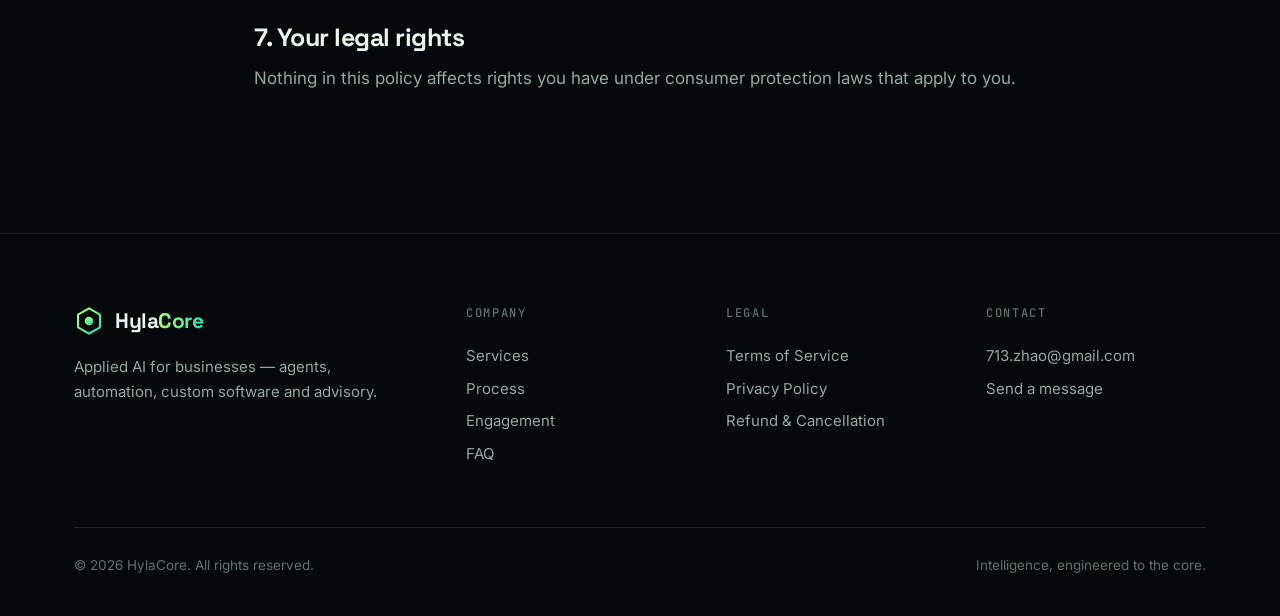
<file: refund.html>
<!doctype html>
<html lang="en">
<head>
<meta charset="utf-8">
<meta name="viewport" content="width=device-width, initial-scale=1">
<title>Refund & Cancellation Policy — HylaCore</title>
<meta name="description" content="How cancellations and refunds work for HylaCore services.">
<meta name="theme-color" content="#04080a">
<link rel="icon" href="favicon.svg" type="image/svg+xml">
<link rel="preconnect" href="https://fonts.googleapis.com">
<link rel="preconnect" href="https://fonts.gstatic.com" crossorigin>
<link href="https://fonts.googleapis.com/css2?family=Inter:wght@400;500;600&family=JetBrains+Mono:wght@400;500&family=Space+Grotesk:wght@500;600;700&display=swap" rel="stylesheet">
<link rel="stylesheet" href="styles.css">
</head>
<body>
<header class="nav">
  <div class="wrap">
    <a class="brand" href="./" aria-label="HylaCore home"><svg viewBox="0 0 64 64" aria-hidden="true"><defs><linearGradient id="lg" x1="0" y1="0" x2="1" y2="1"><stop offset="0" stop-color="#b6ff6a"/><stop offset="1" stop-color="#22e0c0"/></linearGradient></defs><path d="M32 5 55.4 18.5v27L32 59 8.6 45.5v-27z" fill="none" stroke="url(#lg)" stroke-width="4.500" stroke-linejoin="round"/><circle cx="32" cy="32" r="9" fill="url(#lg)"/></svg><span>Hyla<b>Core</b></span></a>
    <button class="burger" aria-label="Menu" aria-expanded="false" aria-controls="menu"><span></span><span></span><span></span></button>
    <nav class="nav-links" id="menu">
      <a href="./#services">Services</a>
      <a href="./#engage">Engagement</a>
      <a href="./#faq">FAQ</a>
      <a class="btn btn-primary btn-sm" href="./#contact">Get in touch</a>
    </nav>
  </div>
</header>
<main class="legal">
  <div class="wrap">
    <div class="kicker">// Legal</div>

<h1>Refund &amp; Cancellation Policy</h1><p class="updated">Last updated: 14 November 2026</p>
<p>We want you to be confident working with HylaCore. This policy explains how cancellations and refunds work for our services, which are delivered digitally.</p>
<h2>1. Consulting sessions</h2>
<ul>
<li>Cancel or reschedule at least 24 hours before the session for a full refund or a new time.</li>
<li>Sessions cancelled with less than 24 hours' notice, or missed, are not refundable, but we will try to reschedule once as a courtesy.</li>
</ul>
<h2>2. Fixed-scope projects</h2>
<ul>
<li>You may cancel a project at any time by email.</li>
<li>Payments for milestones where work has <strong>not yet started</strong> are refunded in full.</li>
<li>Payments for milestones that are in progress are refunded in proportion to the work not yet performed.</li>
<li>Payments for milestones that have been completed and delivered are not refundable.</li>
</ul>
<h2>3. Monthly retainers</h2>
<ul>
<li>Cancel at any time; the cancellation takes effect at the end of the current billing period and you will not be charged again.</li>
<li>Fees for the current billing period are not refunded, except where we have been unable to provide the service.</li>
</ul>
<h2>4. If something is not right</h2>
<p>If a deliverable does not match the agreed scope, tell us within 14 days of delivery. We will correct it at no extra cost. If we cannot correct it within a reasonable time, we will refund the fee for that deliverable.</p>
<h2>5. How to request a cancellation or refund</h2>
<p>Email <a data-email data-email-text href="#"></a> with your name, the invoice or project reference, and a short description of the request. We reply within two business days.</p>
<h2>6. How refunds are paid</h2>
<p>Approved refunds are returned to the original payment method. They are normally issued within 5–10 business days; your bank or card issuer may take additional time to show the credit.</p>
<h2>7. Your legal rights</h2>
<p>Nothing in this policy affects rights you have under consumer protection laws that apply to you.</p>
  </div>
</main>
<footer>
  <div class="wrap">
    <div class="foot">
      <div>
        <a class="brand" href="./"><svg viewBox="0 0 64 64" aria-hidden="true"><path d="M32 5 55.4 18.5v27L32 59 8.6 45.5v-27z" fill="none" stroke="url(#lg)" stroke-width="4.500" stroke-linejoin="round"/><circle cx="32" cy="32" r="9" fill="url(#lg)"/></svg><span>Hyla<b>Core</b></span></a>
        <p>Applied AI for businesses — agents, automation, custom software and advisory.</p>
        <div class="socials icons" data-socials data-if-socials hidden style="margin-top:22px"></div>
      </div>
      <div><h4>Company</h4><ul><li><a href="./#services">Services</a></li><li><a href="./#process">Process</a></li><li><a href="./#engage">Engagement</a></li><li><a href="./#faq">FAQ</a></li></ul></div>
      <div><h4>Legal</h4><ul><li><a href="terms.html">Terms of Service</a></li><li><a href="privacy.html">Privacy Policy</a></li><li><a href="refund.html">Refund &amp; Cancellation</a></li></ul></div>
      <div><h4>Contact</h4><ul><li><a data-email data-email-text href="#"></a></li><li><a href="./#contact">Send a message</a></li></ul></div>
    </div>
    <div class="foot-bottom"><span>© <span id="year">2026</span> HylaCore. All rights reserved.</span><span>Intelligence, engineered to the core.</span></div>
  </div>
</footer>
<script src="config.js"></script>
<script src="main.js"></script>
</body>
</html>
</file>
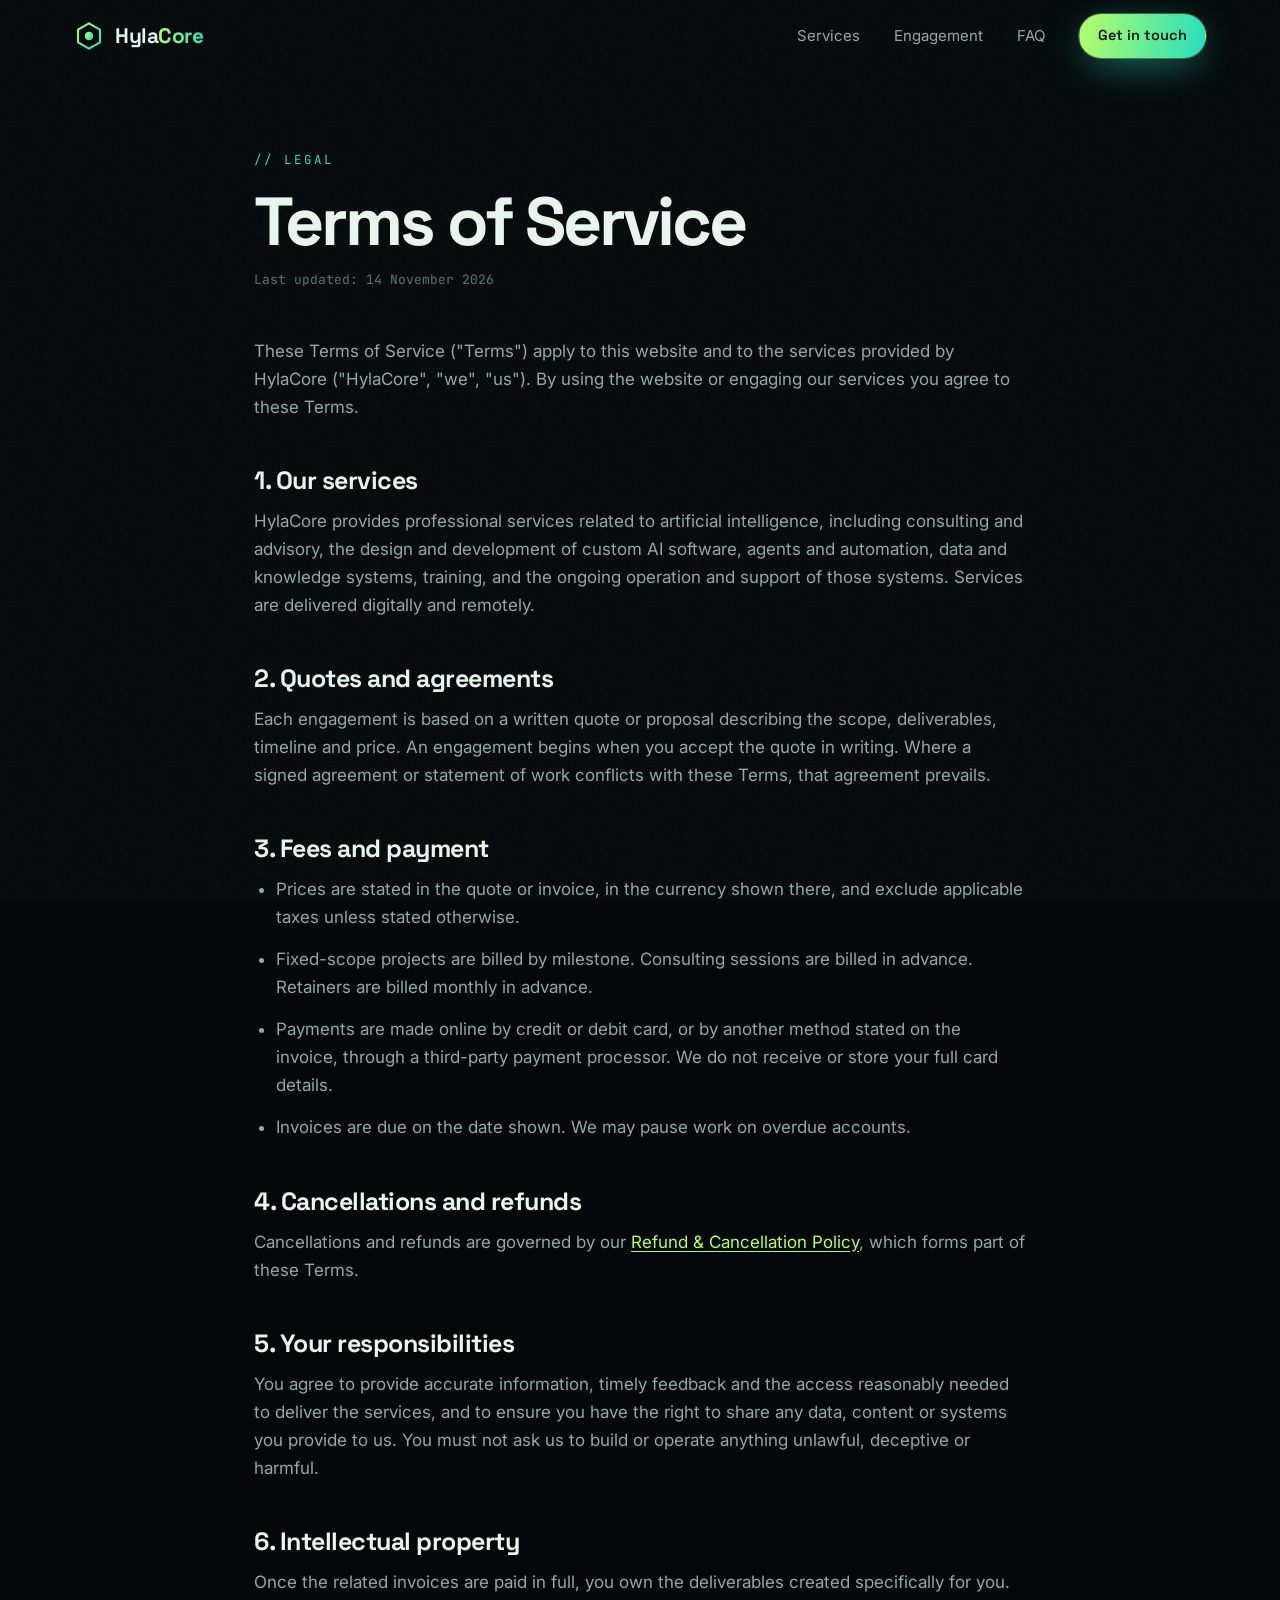
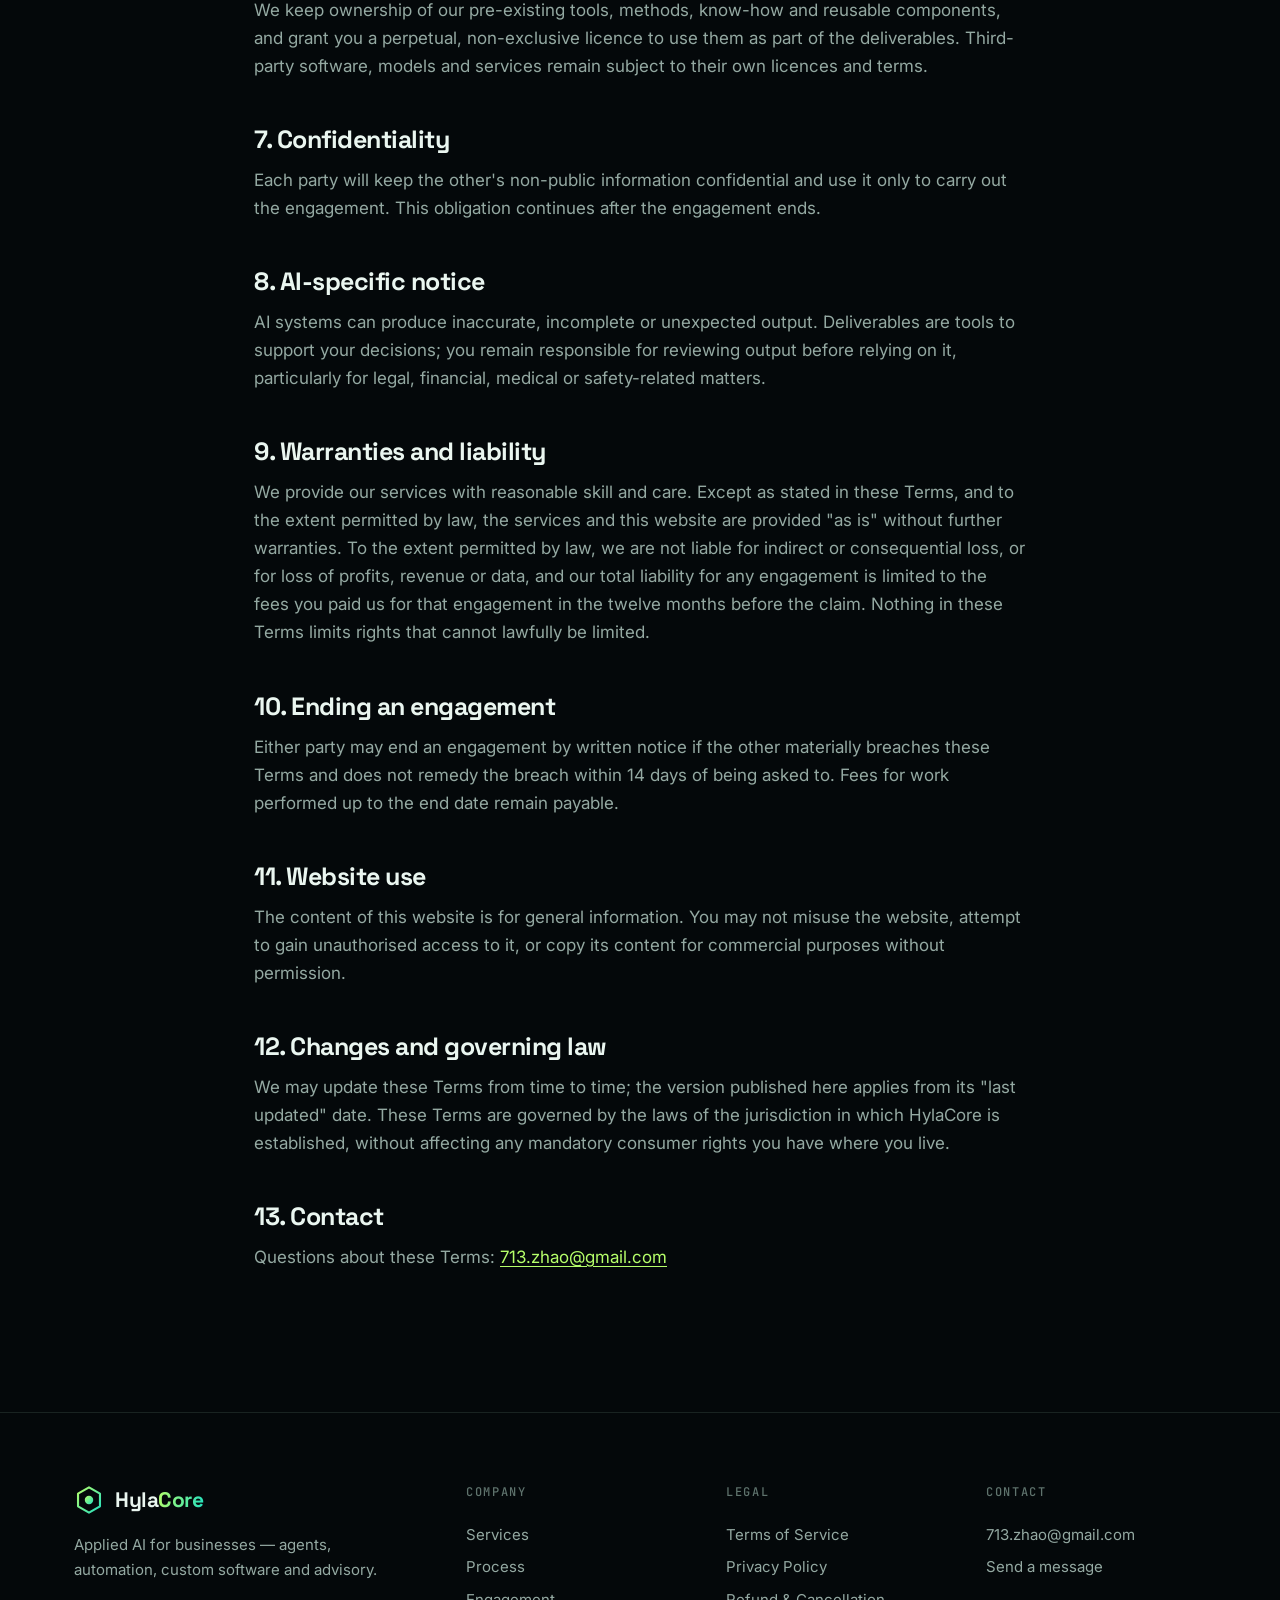
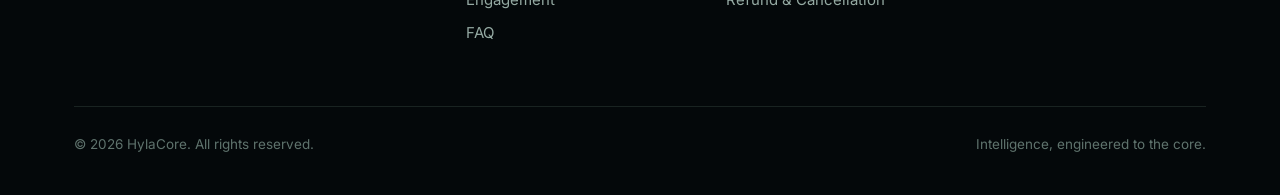
<file: terms.html>
<!doctype html>
<html lang="en">
<head>
<meta charset="utf-8">
<meta name="viewport" content="width=device-width, initial-scale=1">
<title>Terms of Service — HylaCore</title>
<meta name="description" content="Terms that apply to HylaCore services and this website.">
<meta name="theme-color" content="#04080a">
<link rel="icon" href="favicon.svg" type="image/svg+xml">
<link rel="preconnect" href="https://fonts.googleapis.com">
<link rel="preconnect" href="https://fonts.gstatic.com" crossorigin>
<link href="https://fonts.googleapis.com/css2?family=Inter:wght@400;500;600&family=JetBrains+Mono:wght@400;500&family=Space+Grotesk:wght@500;600;700&display=swap" rel="stylesheet">
<link rel="stylesheet" href="styles.css">
</head>
<body>
<header class="nav">
  <div class="wrap">
    <a class="brand" href="./" aria-label="HylaCore home"><svg viewBox="0 0 64 64" aria-hidden="true"><defs><linearGradient id="lg" x1="0" y1="0" x2="1" y2="1"><stop offset="0" stop-color="#b6ff6a"/><stop offset="1" stop-color="#22e0c0"/></linearGradient></defs><path d="M32 5 55.4 18.5v27L32 59 8.6 45.5v-27z" fill="none" stroke="url(#lg)" stroke-width="4.500" stroke-linejoin="round"/><circle cx="32" cy="32" r="9" fill="url(#lg)"/></svg><span>Hyla<b>Core</b></span></a>
    <button class="burger" aria-label="Menu" aria-expanded="false" aria-controls="menu"><span></span><span></span><span></span></button>
    <nav class="nav-links" id="menu">
      <a href="./#services">Services</a>
      <a href="./#engage">Engagement</a>
      <a href="./#faq">FAQ</a>
      <a class="btn btn-primary btn-sm" href="./#contact">Get in touch</a>
    </nav>
  </div>
</header>
<main class="legal">
  <div class="wrap">
    <div class="kicker">// Legal</div>

<h1>Terms of Service</h1><p class="updated">Last updated: 14 November 2026</p>
<p>These Terms of Service ("Terms") apply to this website and to the services provided by HylaCore ("HylaCore", "we", "us"). By using the website or engaging our services you agree to these Terms.</p>
<h2>1. Our services</h2>
<p>HylaCore provides professional services related to artificial intelligence, including consulting and advisory, the design and development of custom AI software, agents and automation, data and knowledge systems, training, and the ongoing operation and support of those systems. Services are delivered digitally and remotely.</p>
<h2>2. Quotes and agreements</h2>
<p>Each engagement is based on a written quote or proposal describing the scope, deliverables, timeline and price. An engagement begins when you accept the quote in writing. Where a signed agreement or statement of work conflicts with these Terms, that agreement prevails.</p>
<h2>3. Fees and payment</h2>
<ul>
<li>Prices are stated in the quote or invoice, in the currency shown there, and exclude applicable taxes unless stated otherwise.</li>
<li>Fixed-scope projects are billed by milestone. Consulting sessions are billed in advance. Retainers are billed monthly in advance.</li>
<li>Payments are made online by credit or debit card, or by another method stated on the invoice, through a third-party payment processor. We do not receive or store your full card details.</li>
<li>Invoices are due on the date shown. We may pause work on overdue accounts.</li>
</ul>
<h2>4. Cancellations and refunds</h2>
<p>Cancellations and refunds are governed by our <a href="refund.html">Refund &amp; Cancellation Policy</a>, which forms part of these Terms.</p>
<h2>5. Your responsibilities</h2>
<p>You agree to provide accurate information, timely feedback and the access reasonably needed to deliver the services, and to ensure you have the right to share any data, content or systems you provide to us. You must not ask us to build or operate anything unlawful, deceptive or harmful.</p>
<h2>6. Intellectual property</h2>
<p>Once the related invoices are paid in full, you own the deliverables created specifically for you. We keep ownership of our pre-existing tools, methods, know-how and reusable components, and grant you a perpetual, non-exclusive licence to use them as part of the deliverables. Third-party software, models and services remain subject to their own licences and terms.</p>
<h2>7. Confidentiality</h2>
<p>Each party will keep the other's non-public information confidential and use it only to carry out the engagement. This obligation continues after the engagement ends.</p>
<h2>8. AI-specific notice</h2>
<p>AI systems can produce inaccurate, incomplete or unexpected output. Deliverables are tools to support your decisions; you remain responsible for reviewing output before relying on it, particularly for legal, financial, medical or safety-related matters.</p>
<h2>9. Warranties and liability</h2>
<p>We provide our services with reasonable skill and care. Except as stated in these Terms, and to the extent permitted by law, the services and this website are provided "as is" without further warranties. To the extent permitted by law, we are not liable for indirect or consequential loss, or for loss of profits, revenue or data, and our total liability for any engagement is limited to the fees you paid us for that engagement in the twelve months before the claim. Nothing in these Terms limits rights that cannot lawfully be limited.</p>
<h2>10. Ending an engagement</h2>
<p>Either party may end an engagement by written notice if the other materially breaches these Terms and does not remedy the breach within 14 days of being asked to. Fees for work performed up to the end date remain payable.</p>
<h2>11. Website use</h2>
<p>The content of this website is for general information. You may not misuse the website, attempt to gain unauthorised access to it, or copy its content for commercial purposes without permission.</p>
<h2>12. Changes and governing law</h2>
<p>We may update these Terms from time to time; the version published here applies from its "last updated" date. These Terms are governed by the laws of the jurisdiction in which HylaCore is established, without affecting any mandatory consumer rights you have where you live.</p>
<h2>13. Contact</h2>
<p>Questions about these Terms: <a data-email data-email-text href="#"></a></p>
  </div>
</main>
<footer>
  <div class="wrap">
    <div class="foot">
      <div>
        <a class="brand" href="./"><svg viewBox="0 0 64 64" aria-hidden="true"><path d="M32 5 55.4 18.5v27L32 59 8.6 45.5v-27z" fill="none" stroke="url(#lg)" stroke-width="4.500" stroke-linejoin="round"/><circle cx="32" cy="32" r="9" fill="url(#lg)"/></svg><span>Hyla<b>Core</b></span></a>
        <p>Applied AI for businesses — agents, automation, custom software and advisory.</p>
        <div class="socials icons" data-socials data-if-socials hidden style="margin-top:22px"></div>
      </div>
      <div><h4>Company</h4><ul><li><a href="./#services">Services</a></li><li><a href="./#process">Process</a></li><li><a href="./#engage">Engagement</a></li><li><a href="./#faq">FAQ</a></li></ul></div>
      <div><h4>Legal</h4><ul><li><a href="terms.html">Terms of Service</a></li><li><a href="privacy.html">Privacy Policy</a></li><li><a href="refund.html">Refund &amp; Cancellation</a></li></ul></div>
      <div><h4>Contact</h4><ul><li><a data-email data-email-text href="#"></a></li><li><a href="./#contact">Send a message</a></li></ul></div>
    </div>
    <div class="foot-bottom"><span>© <span id="year">2026</span> HylaCore. All rights reserved.</span><span>Intelligence, engineered to the core.</span></div>
  </div>
</footer>
<script src="config.js"></script>
<script src="main.js"></script>
</body>
</html>
</file>
<file: styles.css>
:root {
  --bg: #04080a;
  --bg-2: #081013;
  --panel: rgba(255, 255, 255, 0.035);
  --panel-2: rgba(255, 255, 255, 0.06);
  --line: rgba(190, 255, 220, 0.11);
  --line-2: rgba(190, 255, 220, 0.22);
  --text: #eaf6f0;
  --muted: #94a9a2;
  --dim: #5f736d;
  --lime: #b6ff6a;
  --teal: #22e0c0;
  --amber: #ffc857;
  --grad: linear-gradient(100deg, var(--lime), var(--teal));
  --display: "Space Grotesk", "Segoe UI", system-ui, sans-serif;
  --body: "Inter", "Segoe UI", system-ui, sans-serif;
  --mono: "JetBrains Mono", ui-monospace, "SF Mono", Menlo, monospace;
  --wrap: 1180px;
  --r: 20px;
}

* { box-sizing: border-box; margin: 0; padding: 0; }
html { scroll-behavior: smooth; -webkit-text-size-adjust: 100%; }
body {
  background: var(--bg);
  color: var(--text);
  font-family: var(--body);
  font-size: 17px;
  line-height: 1.65;
  overflow-x: hidden;
  -webkit-font-smoothing: antialiased;
}
body::before {
  /* fine grain so the dark surfaces don't look flat */
  content: "";
  position: fixed; inset: 0; z-index: 100; pointer-events: none; opacity: .05;
  background-image: url("data:image/svg+xml,%3Csvg xmlns='http://www.w3.org/2000/svg' width='160' height='160'%3E%3Cfilter id='n'%3E%3CfeTurbulence type='fractalNoise' baseFrequency='.9' numOctaves='2'/%3E%3C/filter%3E%3Crect width='100%25' height='100%25' filter='url(%23n)'/%3E%3C/svg%3E");
}
a { color: inherit; text-decoration: none; }
img, svg { display: block; }
::selection { background: var(--lime); color: #04120a; }
:focus-visible { outline: 2px solid var(--lime); outline-offset: 3px; border-radius: 6px; }

.wrap { width: 100%; max-width: var(--wrap); margin: 0 auto; padding: 0 24px; }
.grad { background: var(--grad); -webkit-background-clip: text; background-clip: text; color: transparent; }

/* ---------- nav ---------- */
.nav {
  position: fixed; top: 0; left: 0; right: 0; z-index: 50;
  transition: background .3s, border-color .3s, backdrop-filter .3s;
  border-bottom: 1px solid transparent;
}
.nav.scrolled {
  background: rgba(4, 8, 10, .72);
  backdrop-filter: blur(18px) saturate(140%);
  -webkit-backdrop-filter: blur(18px) saturate(140%);
  border-bottom-color: var(--line);
}
.nav .wrap { display: flex; align-items: center; justify-content: space-between; height: 72px; }
.brand { display: flex; align-items: center; gap: 11px; font-family: var(--display); font-weight: 700; font-size: 21px; letter-spacing: -.02em; }
.brand svg { width: 30px; height: 30px; }
.brand span b { font-weight: 700; background: var(--grad); -webkit-background-clip: text; background-clip: text; color: transparent; }
.nav-links { display: flex; align-items: center; gap: 34px; font-size: 15px; color: var(--muted); }
.nav-links a:not(.btn) { position: relative; transition: color .2s; }
.nav-links a:not(.btn):hover { color: var(--text); }
.nav-links a:not(.btn)::after {
  content: ""; position: absolute; left: 0; right: 0; bottom: -6px; height: 1px;
  background: var(--grad); transform: scaleX(0); transform-origin: left; transition: transform .3s;
}
.nav-links a:not(.btn):hover::after { transform: scaleX(1); }
.burger { display: none; background: none; border: 0; color: var(--text); width: 44px; height: 44px; cursor: pointer; }
.burger span { display: block; width: 22px; height: 2px; background: currentColor; margin: 5px auto; transition: transform .3s, opacity .3s; }
.burger[aria-expanded="true"] span:nth-child(1) { transform: translateY(7px) rotate(45deg); }
.burger[aria-expanded="true"] span:nth-child(2) { opacity: 0; }
.burger[aria-expanded="true"] span:nth-child(3) { transform: translateY(-7px) rotate(-45deg); }

/* ---------- buttons ---------- */
.btn {
  display: inline-flex; align-items: center; justify-content: center; gap: 10px;
  font-family: var(--display); font-weight: 600; font-size: 15.5px;
  padding: 13px 24px; border-radius: 999px; border: 1px solid var(--line-2);
  color: var(--text); background: var(--panel); cursor: pointer;
  transition: transform .2s, box-shadow .3s, border-color .3s, background .3s;
}
.btn:hover { transform: translateY(-2px); border-color: var(--lime); }
.btn svg { width: 17px; height: 17px; transition: transform .2s; }
.btn:hover svg { transform: translateX(3px); }
.btn-primary {
  background: var(--grad); color: #03130c; border-color: transparent;
  box-shadow: 0 0 0 1px rgba(182, 255, 106, .3), 0 10px 40px -10px rgba(34, 224, 192, .7);
}
.btn-primary:hover { box-shadow: 0 0 0 1px rgba(182, 255, 106, .6), 0 16px 50px -8px rgba(34, 224, 192, .9); }
.btn-sm { padding: 9px 18px; font-size: 14.5px; }

/* ---------- hero ---------- */
.hero { position: relative; min-height: 100svh; display: flex; align-items: center; padding: 130px 0 90px; overflow: hidden; }
#net { position: absolute; inset: 0; width: 100%; height: 100%; }
.hero::before {
  content: ""; position: absolute; inset: 0; pointer-events: none;
  background:
    radial-gradient(60% 50% at 78% 38%, rgba(34, 224, 192, .17), transparent 70%),
    radial-gradient(45% 45% at 12% 85%, rgba(182, 255, 106, .10), transparent 70%);
}
.hero::after {
  content: ""; position: absolute; left: 0; right: 0; bottom: 0; height: 180px; pointer-events: none;
  background: linear-gradient(transparent, var(--bg));
}
.hero .wrap { position: relative; z-index: 2; }
.eyebrow {
  display: inline-flex; align-items: center; gap: 10px;
  font-family: var(--mono); font-size: 12.5px; letter-spacing: .14em; text-transform: uppercase; color: var(--lime);
  padding: 8px 16px; border: 1px solid var(--line-2); border-radius: 999px; background: rgba(182, 255, 106, .05);
}
.eyebrow i { width: 7px; height: 7px; border-radius: 50%; background: var(--lime); box-shadow: 0 0 12px var(--lime); animation: pulse 2.2s infinite; }
@keyframes pulse { 50% { opacity: .35; transform: scale(.7); } }
h1 {
  font-family: var(--display); font-weight: 700; letter-spacing: -.045em; line-height: .98;
  font-size: clamp(46px, 8.6vw, 116px); margin: 28px 0 28px; max-width: 12ch;
}
h1 .line { display: block; overflow: hidden; padding-bottom: .08em; }
h1 .line span { display: block; transform: translateY(105%); animation: rise 1s cubic-bezier(.2, .8, .2, 1) forwards; }
h1 .line:nth-child(2) span { animation-delay: .12s; }
h1 .line:nth-child(3) span { animation-delay: .24s; }
@keyframes rise { to { transform: none; } }
.lede { font-size: clamp(17px, 1.6vw, 20.5px); color: var(--muted); max-width: 56ch; margin-bottom: 40px; }
.cta-row { display: flex; flex-wrap: wrap; gap: 14px; }
.hero-meta {
  display: flex; flex-wrap: wrap; gap: 14px 40px; margin-top: 72px;
  font-family: var(--mono); font-size: 12.5px; letter-spacing: .08em; text-transform: uppercase; color: var(--dim);
}
.hero-meta span::before { content: "◆ "; color: var(--teal); }

/* ---------- marquee ---------- */
.marquee { border-block: 1px solid var(--line); padding: 22px 0; overflow: hidden; background: var(--bg-2); }
.marquee-track { display: flex; gap: 56px; width: max-content; animation: slide 38s linear infinite; }
.marquee span { font-family: var(--display); font-size: 20px; font-weight: 500; color: var(--muted); white-space: nowrap; display: flex; align-items: center; gap: 56px; }
.marquee span::after { content: ""; width: 8px; height: 8px; border-radius: 2px; background: var(--grad); transform: rotate(45deg); }
@keyframes slide { to { transform: translateX(-50%); } }

/* ---------- sections ---------- */
section { position: relative; }
.sec { padding: clamp(84px, 11vw, 150px) 0; }
.sec-head { max-width: 760px; margin-bottom: 60px; }
.kicker { font-family: var(--mono); font-size: 12.5px; letter-spacing: .16em; text-transform: uppercase; color: var(--teal); margin-bottom: 18px; }
h2 { font-family: var(--display); font-weight: 700; letter-spacing: -.035em; line-height: 1.04; font-size: clamp(34px, 5vw, 62px); text-wrap: balance; }
.sec-head p { color: var(--muted); margin-top: 22px; font-size: 18.5px; max-width: 60ch; }
h3 { font-family: var(--display); font-weight: 600; letter-spacing: -.02em; font-size: 22px; line-height: 1.25; }

/* ---------- cards ---------- */
.grid { display: grid; gap: 18px; }
.g3 { grid-template-columns: repeat(3, 1fr); }
.card {
  position: relative; padding: 34px 30px 32px; border-radius: var(--r);
  background: var(--panel); border: 1px solid var(--line); overflow: hidden;
  transition: transform .35s cubic-bezier(.2, .8, .2, 1), border-color .35s;
}
.card::before {
  /* cursor-following spotlight */
  content: ""; position: absolute; inset: 0; opacity: 0; transition: opacity .35s; pointer-events: none;
  background: radial-gradient(420px circle at var(--mx, 50%) var(--my, 50%), rgba(182, 255, 106, .13), transparent 45%);
}
.card:hover { transform: translateY(-5px); border-color: var(--line-2); }
.card:hover::before { opacity: 1; }
.card .ico {
  width: 52px; height: 52px; border-radius: 14px; display: grid; place-items: center; margin-bottom: 26px;
  background: linear-gradient(140deg, rgba(182, 255, 106, .16), rgba(34, 224, 192, .06));
  border: 1px solid var(--line-2); color: var(--lime);
}
.card .ico svg { width: 25px; height: 25px; }
.card p { color: var(--muted); margin-top: 12px; font-size: 16px; }
.card ul { list-style: none; margin-top: 20px; padding-top: 18px; border-top: 1px solid var(--line); }
.card li { font-family: var(--mono); font-size: 12.5px; color: var(--dim); padding: 3px 0; }
.card li::before { content: "→ "; color: var(--teal); }
.card .num { position: absolute; top: 26px; right: 28px; font-family: var(--mono); font-size: 12px; color: var(--dim); }

/* ---------- process ---------- */
.band { background: var(--bg-2); border-block: 1px solid var(--line); }
.steps { display: grid; grid-template-columns: repeat(4, 1fr); gap: 0; counter-reset: s; }
.step { padding: 0 28px 0 0; position: relative; counter-increment: s; }
.step::before {
  content: "0" counter(s); display: block; font-family: var(--display); font-weight: 700; font-size: 64px; line-height: 1;
  letter-spacing: -.04em; color: transparent; -webkit-text-stroke: 1px var(--line-2); margin-bottom: 26px;
  transition: color .4s, -webkit-text-stroke-color .4s;
}
.step:hover::before { color: var(--lime); -webkit-text-stroke-color: var(--lime); }
.step::after { content: ""; display: block; position: absolute; top: 94px; left: 0; right: 0; height: 1px; background: var(--line-2); }
.step h3 { margin-top: 44px; }
.step h3::before { content: ""; position: absolute; top: 89px; left: 0; width: 11px; height: 11px; border-radius: 50%; background: var(--bg-2); border: 2px solid var(--lime); z-index: 1; }
.step p { color: var(--muted); font-size: 16px; margin-top: 10px; }

/* ---------- split / principles ---------- */
.split { display: grid; grid-template-columns: 1fr 1fr; gap: clamp(40px, 7vw, 100px); align-items: center; }
.plist { list-style: none; }
.plist li { padding: 26px 0; border-top: 1px solid var(--line); display: grid; grid-template-columns: 44px 1fr; gap: 6px 14px; }
.plist li:last-child { border-bottom: 1px solid var(--line); }
.plist .n { font-family: var(--mono); font-size: 13px; color: var(--lime); padding-top: 5px; }
.plist p { grid-column: 2; color: var(--muted); font-size: 16px; }
.orb-box { position: relative; aspect-ratio: 1; max-width: 500px; margin: 0 auto; width: 100%; }
.orb-box svg { width: 100%; height: 100%; overflow: visible; }
.spin { transform-origin: 250px 250px; animation: spin 40s linear infinite; }
.spin.rev { animation-duration: 60s; animation-direction: reverse; }
.spin.fast { animation-duration: 22s; }
@keyframes spin { to { transform: rotate(360deg); } }
.core-glow { animation: breathe 4s ease-in-out infinite; transform-origin: 250px 250px; }
@keyframes breathe { 50% { transform: scale(1.12); opacity: .75; } }

/* ---------- engagement ---------- */
.plans { grid-template-columns: repeat(3, 1fr); }
.plan { display: flex; flex-direction: column; }
.plan.feature { background: linear-gradient(170deg, rgba(182, 255, 106, .10), rgba(34, 224, 192, .03) 60%); border-color: rgba(182, 255, 106, .4); }
.plan .tag { font-family: var(--mono); font-size: 12px; letter-spacing: .12em; text-transform: uppercase; color: var(--teal); margin-bottom: 14px; }
.plan .price { font-family: var(--display); font-size: 30px; font-weight: 700; letter-spacing: -.03em; margin: 18px 0 4px; }
.plan .price small { font-family: var(--body); font-size: 14.5px; font-weight: 400; color: var(--muted); letter-spacing: 0; }
.plan ul { flex: 1; }
.plan li { font-family: var(--body); font-size: 15.5px; color: var(--muted); padding: 5px 0; }
.plan li::before { content: "✓  "; color: var(--lime); }
.plan .btn { margin-top: 26px; }
.note { margin-top: 28px; color: var(--dim); font-size: 14.5px; max-width: 86ch; }
.note a { color: var(--muted); text-decoration: underline; text-underline-offset: 3px; }
.note a:hover { color: var(--lime); }

/* ---------- faq ---------- */
.faq { max-width: 860px; }
details { border-top: 1px solid var(--line); }
details:last-child { border-bottom: 1px solid var(--line); }
summary {
  list-style: none; cursor: pointer; padding: 26px 0; display: flex; justify-content: space-between; align-items: center; gap: 24px;
  font-family: var(--display); font-size: 20px; font-weight: 500; letter-spacing: -.01em; transition: color .2s;
}
summary::-webkit-details-marker { display: none; }
summary:hover { color: var(--lime); }
summary::after { content: "+"; font-size: 26px; font-weight: 300; color: var(--teal); transition: transform .3s; flex: none; }
details[open] summary::after { transform: rotate(45deg); }
details p { color: var(--muted); padding: 0 40px 28px 0; max-width: 70ch; }
details a { color: var(--lime); }

/* ---------- contact ---------- */
.contact-card {
  position: relative; border-radius: 32px; padding: clamp(36px, 6vw, 76px); overflow: hidden;
  border: 1px solid var(--line-2);
  background:
    radial-gradient(70% 90% at 100% 0%, rgba(34, 224, 192, .20), transparent 60%),
    radial-gradient(60% 80% at 0% 100%, rgba(182, 255, 106, .13), transparent 60%),
    var(--bg-2);
}
.contact-grid { display: grid; grid-template-columns: 1.05fr 1fr; gap: clamp(36px, 6vw, 80px); }
.mail { display: inline-block; font-family: var(--display); font-size: clamp(22px, 3vw, 34px); font-weight: 600; letter-spacing: -.02em; margin: 30px 0 8px; border-bottom: 1px solid var(--line-2); padding-bottom: 4px; transition: color .2s, border-color .2s; word-break: break-all; }
.mail:hover { color: var(--lime); border-color: var(--lime); }
.contact-card .sub { color: var(--muted); margin-top: 20px; max-width: 46ch; }
.socials { display: flex; flex-wrap: wrap; gap: 10px; margin-top: 34px; }
.socials a {
  display: inline-flex; align-items: center; gap: 9px; padding: 10px 16px; border-radius: 999px;
  border: 1px solid var(--line-2); background: var(--panel); font-size: 14.5px; font-weight: 500;
  transition: transform .2s, border-color .2s, color .2s, background .2s;
}
.socials a:hover { transform: translateY(-2px); border-color: var(--lime); color: var(--lime); background: rgba(182, 255, 106, .06); }
.socials svg { width: 18px; height: 18px; fill: currentColor; }
.socials.icons a { padding: 11px; }
.socials.icons a span { position: absolute; width: 1px; height: 1px; overflow: hidden; clip: rect(0 0 0 0); }
.social-label { font-family: var(--mono); font-size: 12px; letter-spacing: .14em; text-transform: uppercase; color: var(--dim); margin-top: 38px; }
.social-label + .socials { margin-top: 14px; }
[hidden] { display: none !important; }

form { display: grid; gap: 14px; }
label { font-family: var(--mono); font-size: 12px; letter-spacing: .12em; text-transform: uppercase; color: var(--dim); display: grid; gap: 8px; }
input, textarea, select {
  width: 100%; font: 16px/1.5 var(--body); color: var(--text); background: rgba(0, 0, 0, .35);
  border: 1px solid var(--line-2); border-radius: 13px; padding: 14px 16px; transition: border-color .2s, box-shadow .2s;
}
select { appearance: none; background-image: url("data:image/svg+xml,%3Csvg xmlns='http://www.w3.org/2000/svg' width='12' height='8'%3E%3Cpath d='M1 1l5 5 5-5' stroke='%2394a9a2' stroke-width='1.6' fill='none'/%3E%3C/svg%3E"); background-repeat: no-repeat; background-position: right 16px center; }
select option { background: #0b1416; }
textarea { min-height: 128px; resize: vertical; }
input:focus, textarea:focus, select:focus { outline: none; border-color: var(--lime); box-shadow: 0 0 0 4px rgba(182, 255, 106, .12); }
form .btn { margin-top: 6px; justify-self: start; }
.form-hint { font-size: 13.5px; color: var(--dim); }

/* ---------- footer ---------- */
footer { padding: 70px 0 40px; border-top: 1px solid var(--line); margin-top: clamp(84px, 11vw, 150px); }
.foot { display: grid; grid-template-columns: 1.6fr 1fr 1fr 1fr; gap: 40px; }
.foot p { color: var(--muted); font-size: 15px; margin-top: 16px; max-width: 34ch; }
.foot h4 { font-family: var(--mono); font-size: 12px; font-weight: 500; letter-spacing: .14em; text-transform: uppercase; color: var(--dim); margin-bottom: 16px; }
.foot ul { list-style: none; }
.foot li { padding: 4px 0; font-size: 15px; color: var(--muted); }
.foot li a:hover { color: var(--lime); }
.foot-bottom { display: flex; flex-wrap: wrap; justify-content: space-between; gap: 12px; margin-top: 56px; padding-top: 26px; border-top: 1px solid var(--line); font-size: 13.5px; color: var(--dim); }
.wordmark {
  font-family: var(--display); font-weight: 700; letter-spacing: -.06em; line-height: .8; text-align: center;
  font-size: clamp(70px, 19vw, 280px); margin-top: 50px; user-select: none;
  background: linear-gradient(180deg, rgba(190, 255, 220, .16), transparent 85%);
  -webkit-background-clip: text; background-clip: text; color: transparent;
}

/* ---------- legal pages ---------- */
.legal { padding: 150px 0 0; }
.legal .wrap { max-width: 820px; }
.legal h1 { font-size: clamp(40px, 6vw, 68px); max-width: none; margin: 18px 0 14px; }
.legal .updated { font-family: var(--mono); font-size: 13px; color: var(--dim); margin-bottom: 46px; }
.legal h2 { font-size: 25px; letter-spacing: -.02em; margin: 46px 0 14px; }
.legal p, .legal li { color: var(--muted); margin-bottom: 14px; }
.legal ul { padding-left: 22px; }
.legal a { color: var(--lime); text-decoration: underline; text-underline-offset: 3px; }
.legal strong { color: var(--text); font-weight: 600; }

/* ---------- reveal ---------- */
.rv { opacity: 0; transform: translateY(26px); transition: opacity .8s cubic-bezier(.2, .8, .2, 1), transform .8s cubic-bezier(.2, .8, .2, 1); transition-delay: var(--d, 0s); }
.rv.in { opacity: 1; transform: none; }

/* ---------- responsive ---------- */
@media (max-width: 980px) {
  .g3, .plans { grid-template-columns: 1fr 1fr; }
  .steps { grid-template-columns: 1fr 1fr; gap: 50px 0; }
  .split, .contact-grid { grid-template-columns: 1fr; }
  .orb-box { max-width: 380px; }
  .foot { grid-template-columns: 1fr 1fr; }
}
@media (max-width: 760px) {
  body { font-size: 16px; }
  .wrap { padding: 0 20px; }
  .burger { display: block; }
  .nav-links {
    position: fixed; inset: 72px 0 auto 0; flex-direction: column; align-items: stretch; gap: 0;
    background: rgba(4, 8, 10, .97); border-bottom: 1px solid var(--line); padding: 10px 20px 24px;
    transform: translateY(-130%); transition: transform .35s cubic-bezier(.2, .8, .2, 1); font-size: 18px;
  }
  .nav-links.open { transform: none; }
  .nav-links a:not(.btn) { padding: 14px 0; border-bottom: 1px solid var(--line); }
  .nav-links .btn { margin-top: 18px; }
  .nav.menu-open { background: rgba(4, 8, 10, .97); }
  .g3, .plans, .steps { grid-template-columns: 1fr; }
  .hero { padding-top: 110px; }
  .hero-meta { margin-top: 48px; }
  .cta-row .btn { flex: 1 1 100%; }
  .foot { grid-template-columns: 1fr 1fr; gap: 34px 20px; }
  .foot > div:first-child { grid-column: 1 / -1; }
  details p { padding-right: 0; }
}

@media (prefers-reduced-motion: reduce) {
  *, *::before, *::after { animation: none !important; transition: none !important; }
  html { scroll-behavior: auto; }
  h1 .line span { transform: none; }
  .rv { opacity: 1; transform: none; }
}
</file>
